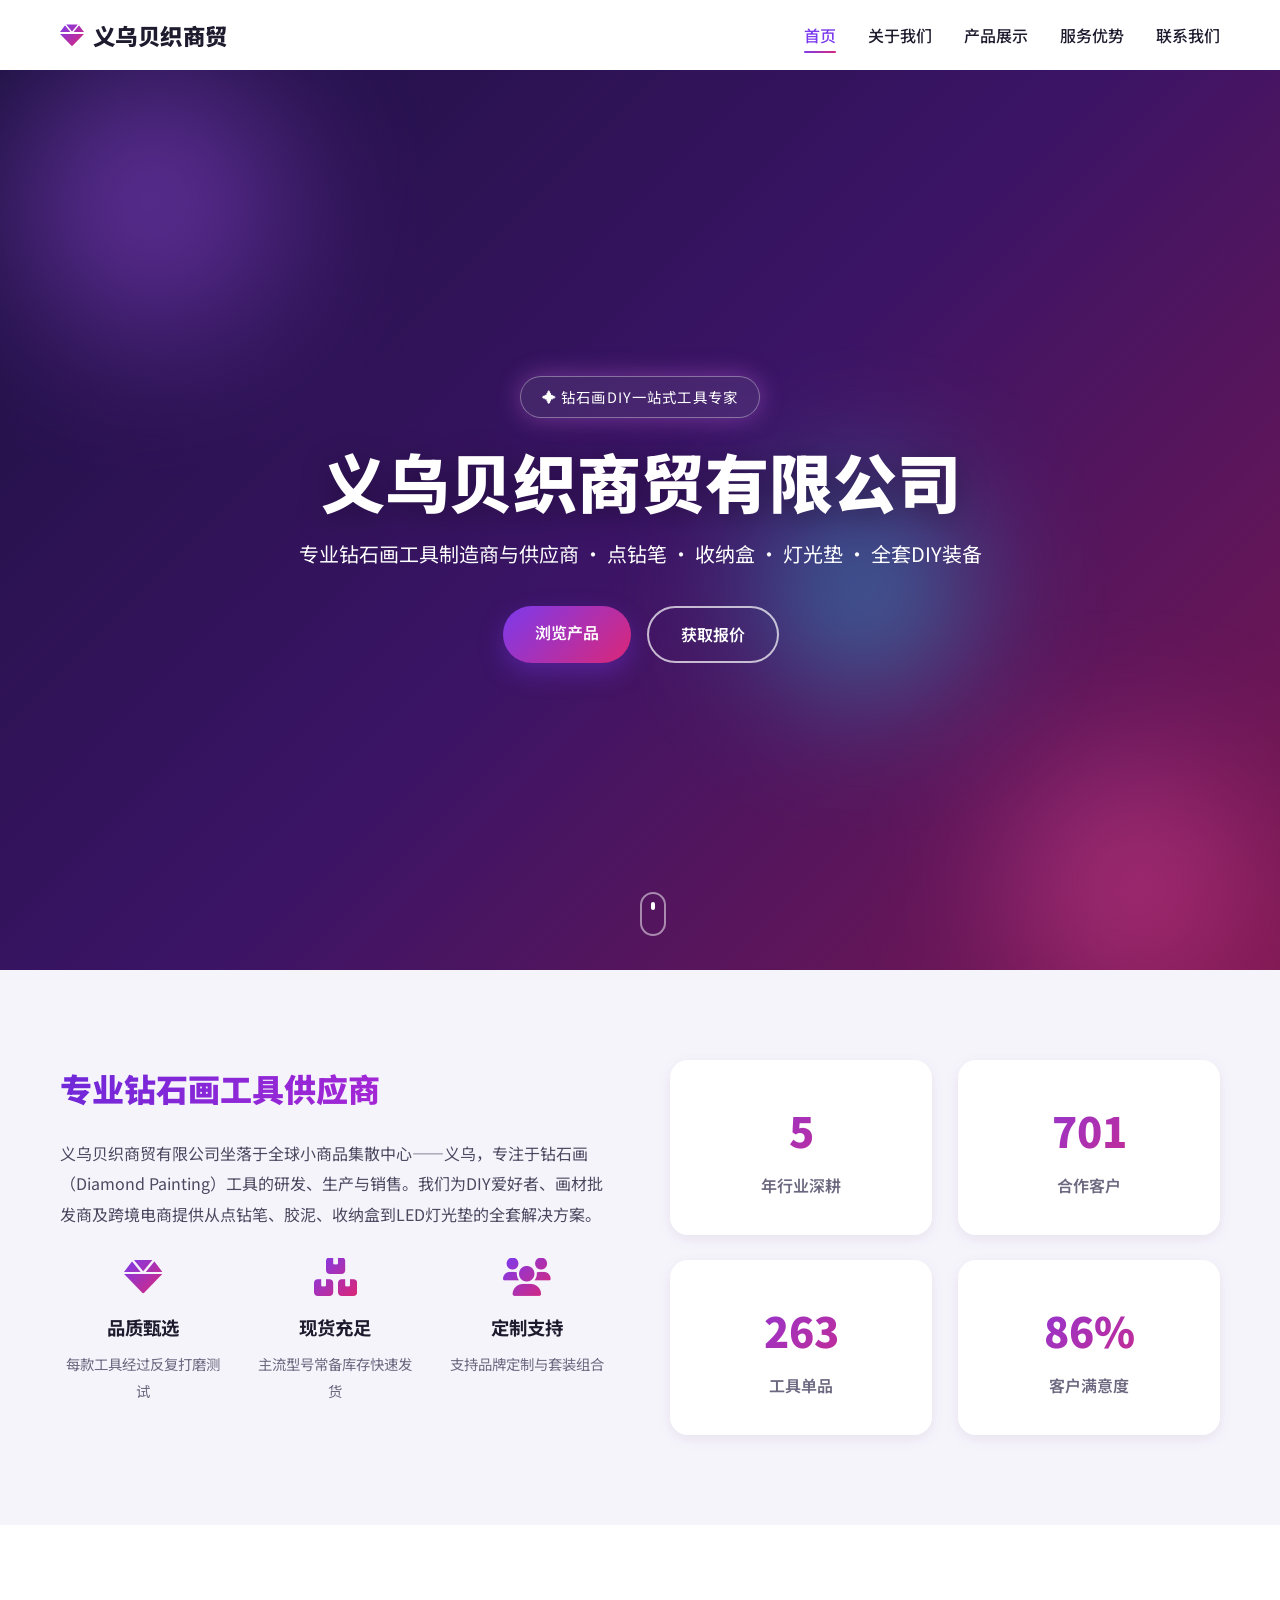
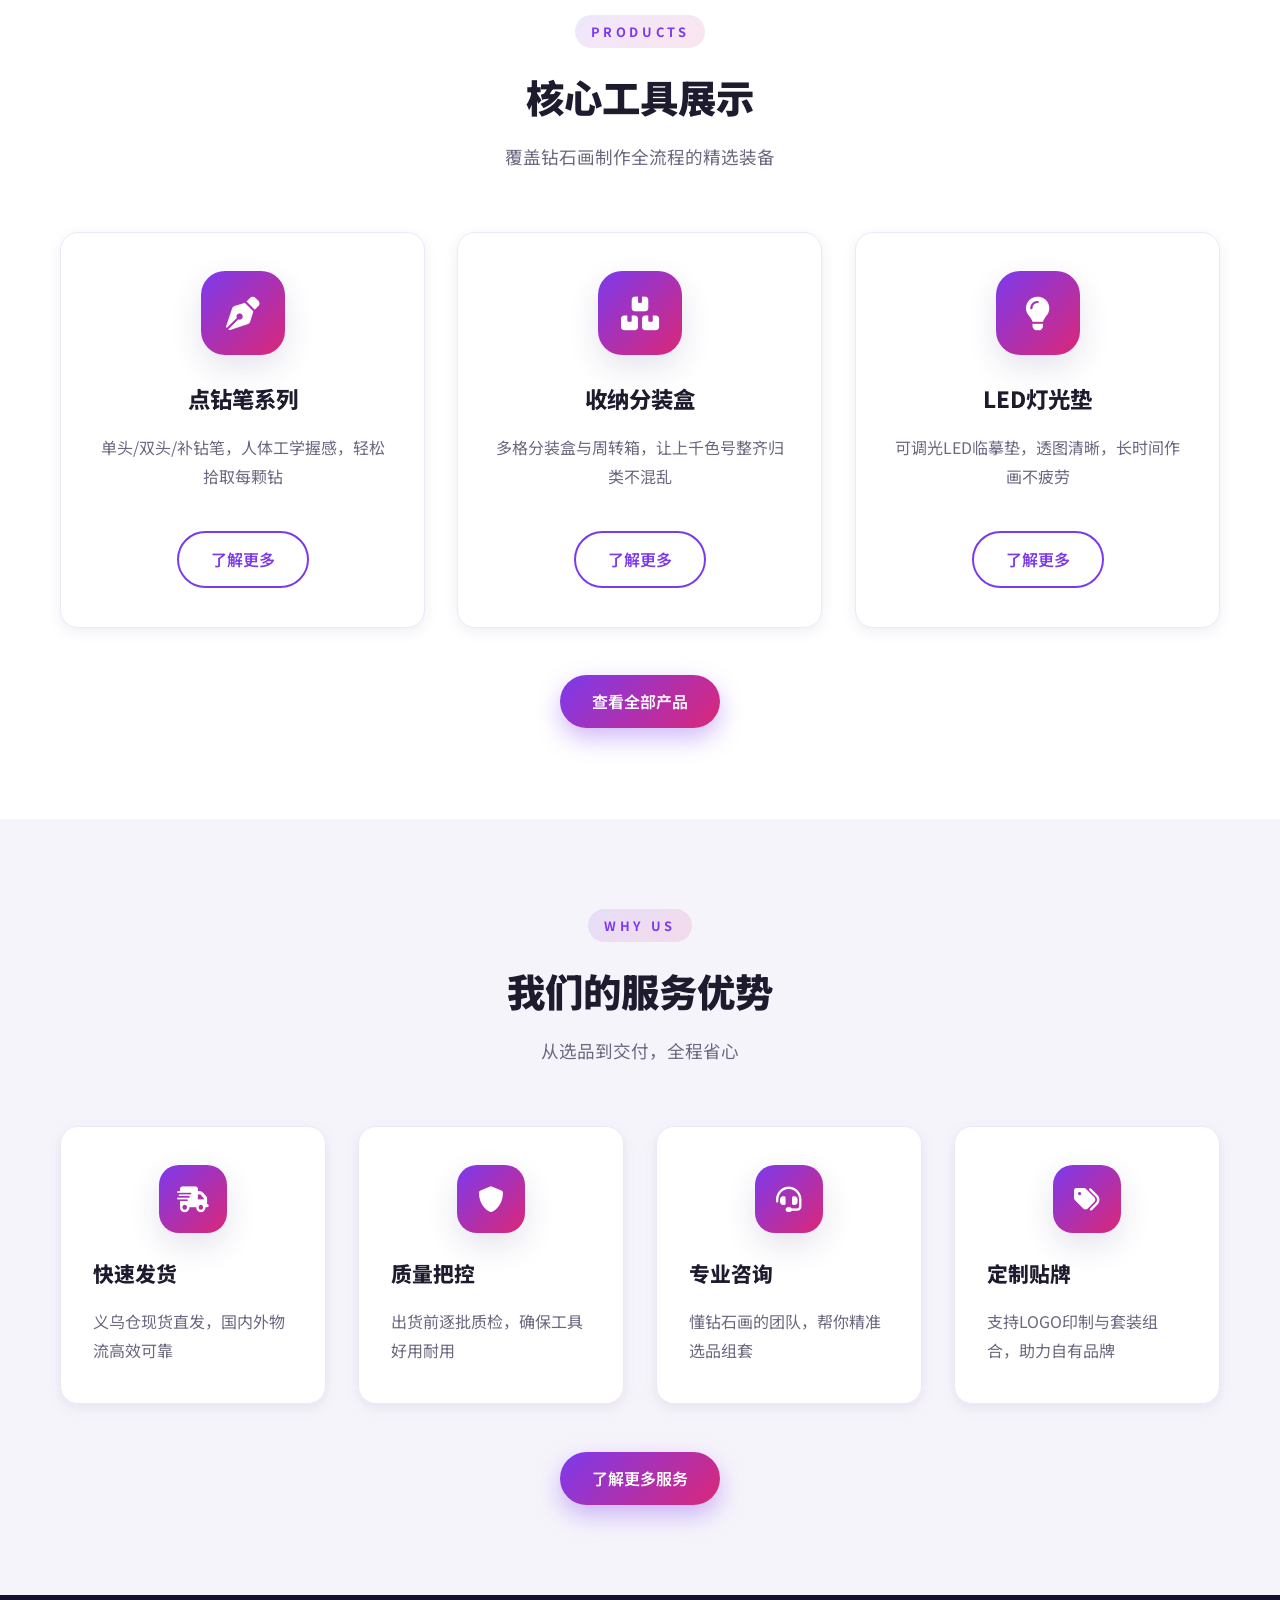
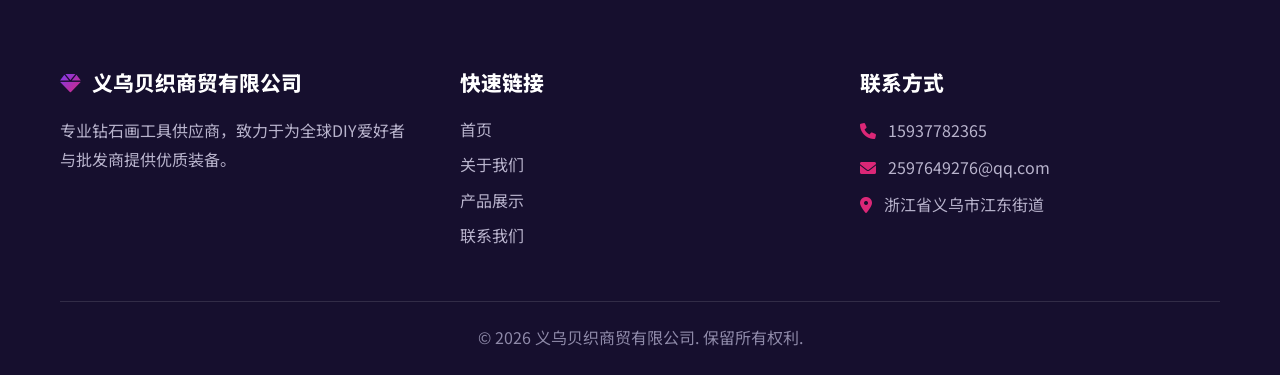
<file: index.html>
<!DOCTYPE html>
<html lang="zh-CN">
<head>
    <meta charset="UTF-8">
    <meta name="viewport" content="width=device-width, initial-scale=1.0">
    <title>义乌贝织商贸有限公司 - 专业钻石画工具供应商</title>
    <link rel="stylesheet" href="styles.css">
    <link href="https://fonts.googleapis.com/css2?family=Noto+Sans+SC:wght@300;400;500;700;900&family=Playfair+Display:wght@700;900&display=swap" rel="stylesheet">
    <link rel="stylesheet" href="https://cdnjs.cloudflare.com/ajax/libs/font-awesome/6.0.0/css/all.min.css">
</head>
<body>
    <!-- 导航栏 -->
    <nav class="navbar">
        <div class="nav-container">
            <div class="nav-logo">
                <i class="fas fa-gem logo-gem"></i>
                <h2>义乌贝织商贸</h2>
            </div>
            <ul class="nav-menu">
                <li class="nav-item">
                    <a href="index.html" class="nav-link active">首页</a>
                </li>
                <li class="nav-item">
                    <a href="about.html" class="nav-link">关于我们</a>
                </li>
                <li class="nav-item">
                    <a href="products.html" class="nav-link">产品展示</a>
                </li>
                <li class="nav-item">
                    <a href="services.html" class="nav-link">服务优势</a>
                </li>
                <li class="nav-item">
                    <a href="contact.html" class="nav-link">联系我们</a>
                </li>
            </ul>
            <div class="hamburger">
                <span class="bar"></span>
                <span class="bar"></span>
                <span class="bar"></span>
            </div>
        </div>
    </nav>

    <!-- 主页横幅 -->
    <section id="home" class="hero">
        <div class="hero-bg">
            <span class="blob blob-1"></span>
            <span class="blob blob-2"></span>
            <span class="blob blob-3"></span>
            <div class="hero-particles" id="heroParticles"></div>
        </div>
        <div class="hero-content">
            <span class="hero-badge reveal">✦ 钻石画DIY一站式工具专家</span>
            <h1 class="reveal" data-delay="100">义乌贝织商贸有限公司</h1>
            <p class="reveal" data-delay="200">专业钻石画工具制造商与供应商 · 点钻笔 · 收纳盒 · 灯光垫 · 全套DIY装备</p>
            <div class="hero-buttons reveal" data-delay="300">
                <a href="products.html" class="btn btn-primary">浏览产品</a>
                <a href="contact.html" class="btn btn-secondary">获取报价</a>
            </div>
        </div>
        <div class="scroll-indicator reveal" data-delay="500">
            <span></span>
        </div>
    </section>

    <!-- 公司简介 -->
    <section class="intro">
        <div class="container">
            <div class="intro-content">
                <div class="intro-text">
                    <h2 class="gradient-text">专业钻石画工具供应商</h2>
                    <p>义乌贝织商贸有限公司坐落于全球小商品集散中心——义乌，专注于钻石画（Diamond Painting）工具的研发、生产与销售。我们为DIY爱好者、画材批发商及跨境电商提供从点钻笔、胶泥、收纳盒到LED灯光垫的全套解决方案。</p>
                    <div class="intro-features">
                        <div class="feature reveal" data-delay="0">
                            <i class="fas fa-gem"></i>
                            <h3>品质甄选</h3>
                            <p>每款工具经过反复打磨测试</p>
                        </div>
                        <div class="feature reveal" data-delay="100">
                            <i class="fas fa-boxes-stacked"></i>
                            <h3>现货充足</h3>
                            <p>主流型号常备库存快速发货</p>
                        </div>
                        <div class="feature reveal" data-delay="200">
                            <i class="fas fa-users"></i>
                            <h3>定制支持</h3>
                            <p>支持品牌定制与套装组合</p>
                        </div>
                    </div>
                </div>
                <div class="intro-stats">
                    <div class="stat-item reveal" data-delay="0">
                        <h3 data-count="6">0</h3>
                        <p>年行业深耕</p>
                    </div>
                    <div class="stat-item reveal" data-delay="100">
                        <h3 data-count="800">0</h3>
                        <p>合作客户</p>
                    </div>
                    <div class="stat-item reveal" data-delay="200">
                        <h3 data-count="300">0</h3>
                        <p>工具单品</p>
                    </div>
                    <div class="stat-item reveal" data-delay="300">
                        <h3 data-count="98" data-suffix="%">0</h3>
                        <p>客户满意度</p>
                    </div>
                </div>
            </div>
        </div>
    </section>

    <!-- 产品预览 -->
    <section class="products-preview">
        <div class="container">
            <div class="section-header reveal">
                <span class="eyebrow">PRODUCTS</span>
                <h2>核心工具展示</h2>
                <p>覆盖钻石画制作全流程的精选装备</p>
            </div>
            <div class="product-grid">
                <div class="product-card reveal" data-delay="0">
                    <div class="product-image">
                        <i class="fas fa-pen-nib"></i>
                    </div>
                    <h3>点钻笔系列</h3>
                    <p>单头/双头/补钻笔，人体工学握感，轻松拾取每颗钻</p>
                    <a href="products.html#pens" class="btn btn-outline">了解更多</a>
                </div>
                <div class="product-card reveal" data-delay="100">
                    <div class="product-image">
                        <i class="fas fa-boxes-stacked"></i>
                    </div>
                    <h3>收纳分装盒</h3>
                    <p>多格分装盒与周转箱，让上千色号整齐归类不混乱</p>
                    <a href="products.html#storage" class="btn btn-outline">了解更多</a>
                </div>
                <div class="product-card reveal" data-delay="200">
                    <div class="product-image">
                        <i class="fas fa-lightbulb"></i>
                    </div>
                    <h3>LED灯光垫</h3>
                    <p>可调光LED临摹垫，透图清晰，长时间作画不疲劳</p>
                    <a href="products.html#lightpad" class="btn btn-outline">了解更多</a>
                </div>
            </div>
            <div class="text-center reveal">
                <a href="products.html" class="btn btn-primary">查看全部产品</a>
            </div>
        </div>
    </section>

    <!-- 服务优势预览 -->
    <section class="services-preview">
        <div class="container">
            <div class="section-header reveal">
                <span class="eyebrow">WHY US</span>
                <h2>我们的服务优势</h2>
                <p>从选品到交付，全程省心</p>
            </div>
            <div class="services-grid">
                <div class="service-item reveal" data-delay="0">
                    <div class="service-icon">
                        <i class="fas fa-shipping-fast"></i>
                    </div>
                    <h3>快速发货</h3>
                    <p>义乌仓现货直发，国内外物流高效可靠</p>
                </div>
                <div class="service-item reveal" data-delay="100">
                    <div class="service-icon">
                        <i class="fas fa-shield-alt"></i>
                    </div>
                    <h3>质量把控</h3>
                    <p>出货前逐批质检，确保工具好用耐用</p>
                </div>
                <div class="service-item reveal" data-delay="200">
                    <div class="service-icon">
                        <i class="fas fa-headset"></i>
                    </div>
                    <h3>专业咨询</h3>
                    <p>懂钻石画的团队，帮你精准选品组套</p>
                </div>
                <div class="service-item reveal" data-delay="300">
                    <div class="service-icon">
                        <i class="fas fa-tags"></i>
                    </div>
                    <h3>定制贴牌</h3>
                    <p>支持LOGO印制与套装组合，助力自有品牌</p>
                </div>
            </div>
            <div class="text-center reveal">
                <a href="services.html" class="btn btn-primary">了解更多服务</a>
            </div>
        </div>
    </section>

    <!-- 页脚 -->
    <footer class="footer">
        <div class="container">
            <div class="footer-content">
                <div class="footer-section">
                    <h3><i class="fas fa-gem"></i> 义乌贝织商贸有限公司</h3>
                    <p>专业钻石画工具供应商，致力于为全球DIY爱好者与批发商提供优质装备。</p>
                </div>
                <div class="footer-section">
                    <h3>快速链接</h3>
                    <ul>
                        <li><a href="index.html">首页</a></li>
                        <li><a href="about.html">关于我们</a></li>
                        <li><a href="products.html">产品展示</a></li>
                        <li><a href="contact.html">联系我们</a></li>
                    </ul>
                </div>
                <div class="footer-section">
                    <h3>联系方式</h3>
                    <p><i class="fas fa-phone"></i> 15937782365</p>
                    <p><i class="fas fa-envelope"></i> 2597649276@qq.com</p>
                    <p><i class="fas fa-map-marker-alt"></i> 浙江省义乌市江东街道</p>
                </div>
            </div>
            <div class="footer-bottom">
                <p>&copy; 2026 义乌贝织商贸有限公司. 保留所有权利.</p>
            </div>
        </div>
    </footer>

    <script src="script.js"></script>
</body>
</html>
</file>
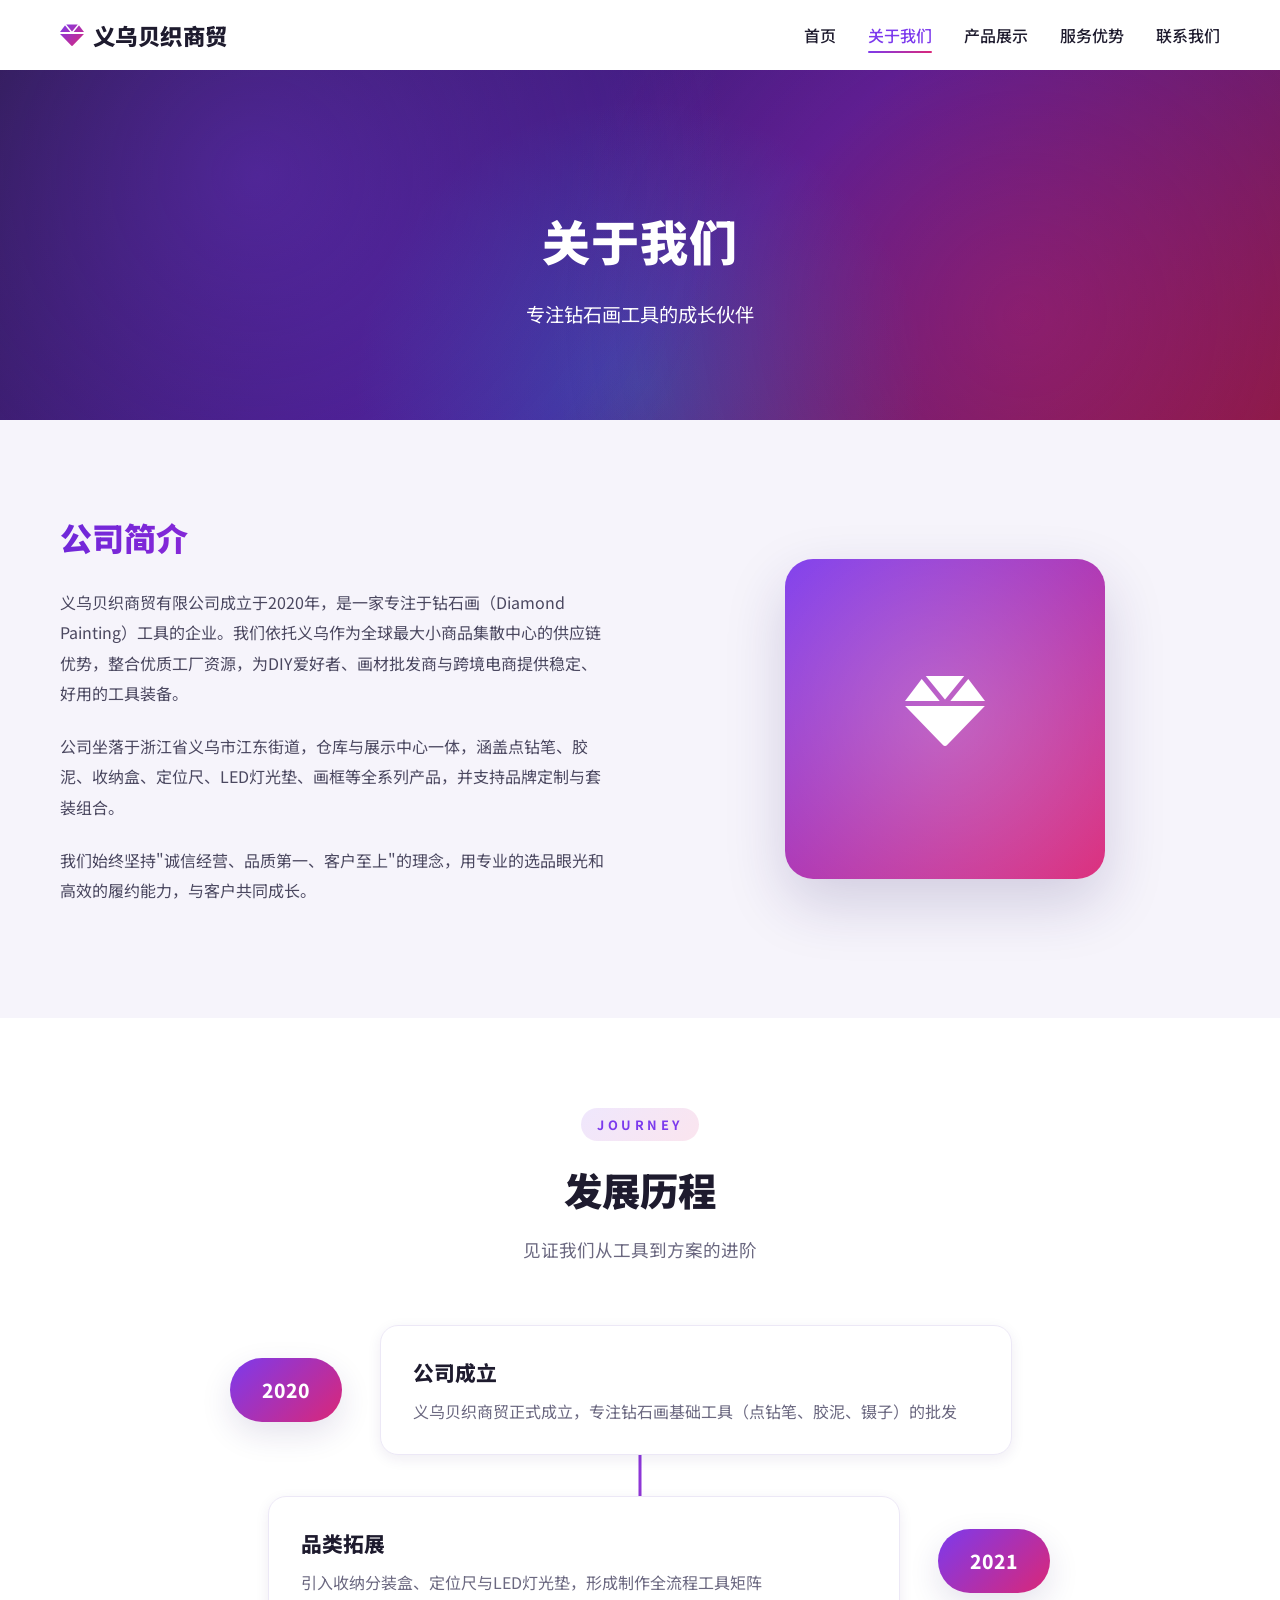
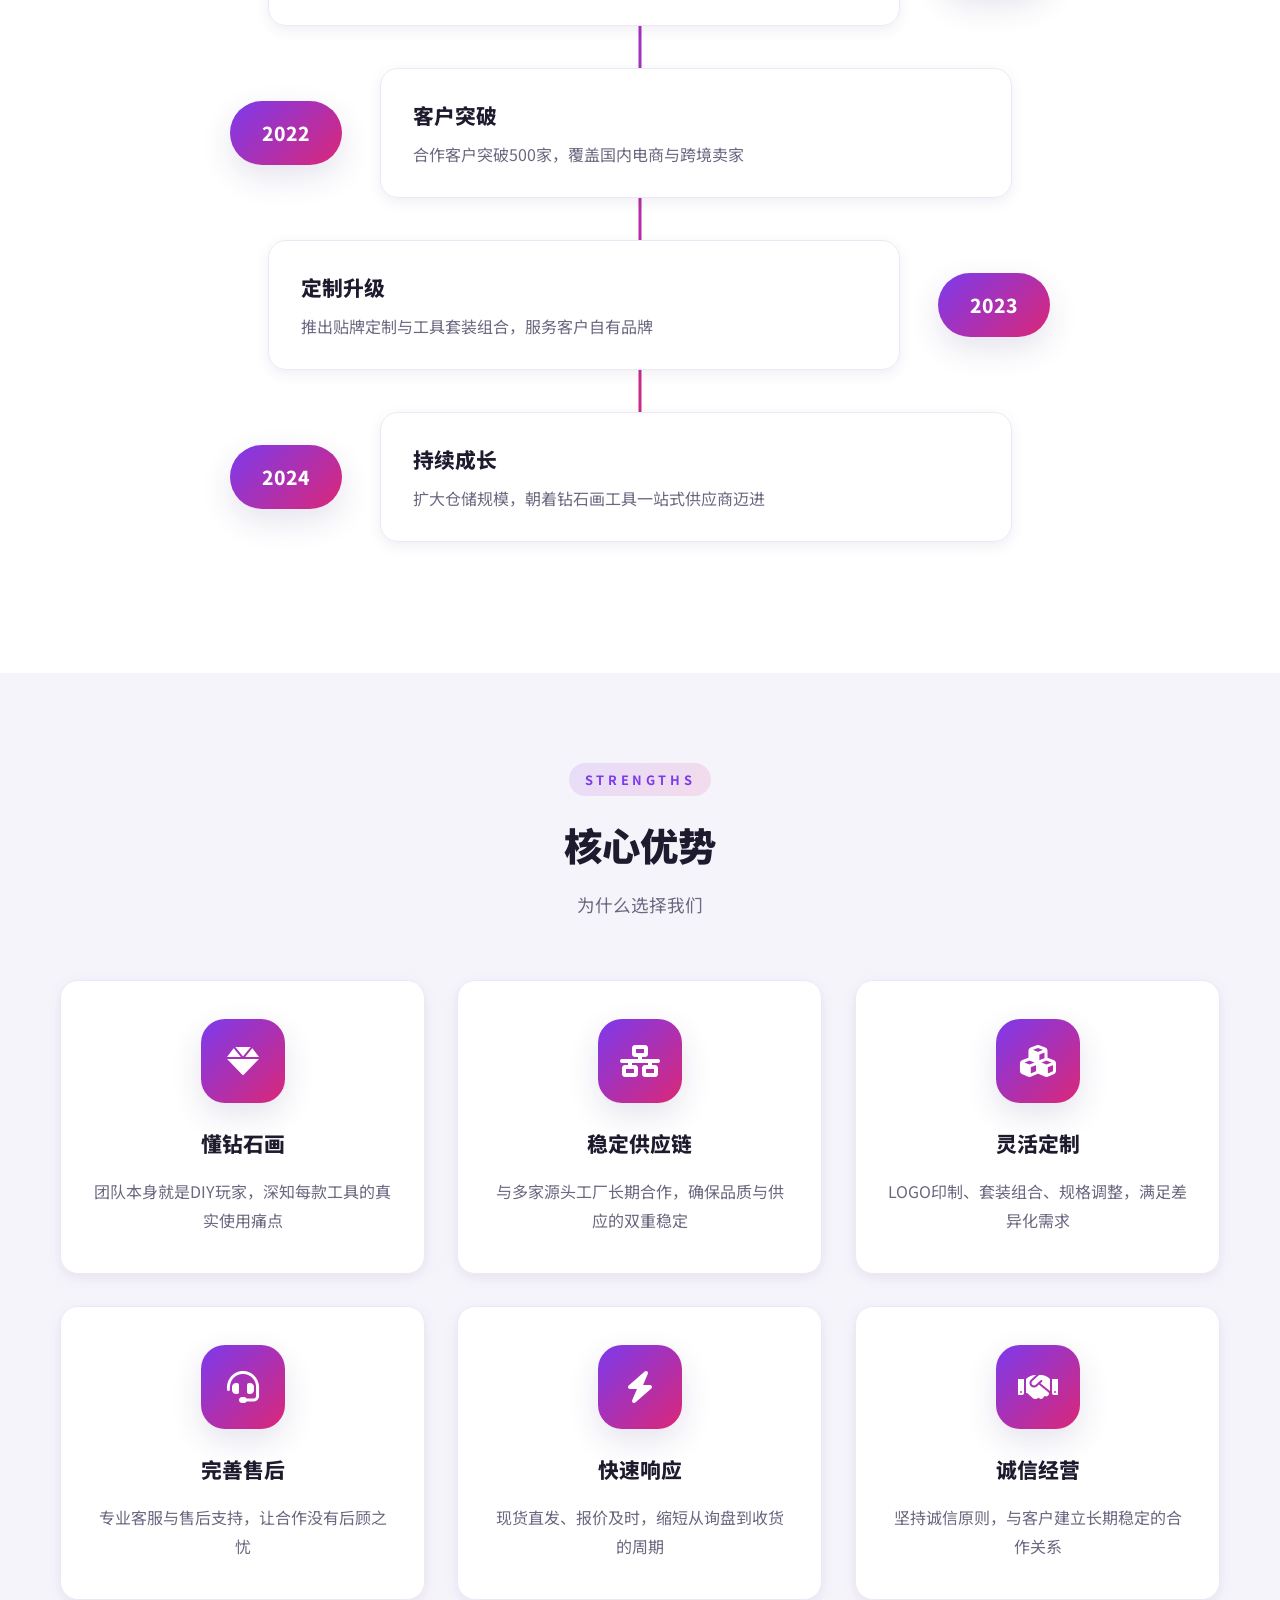
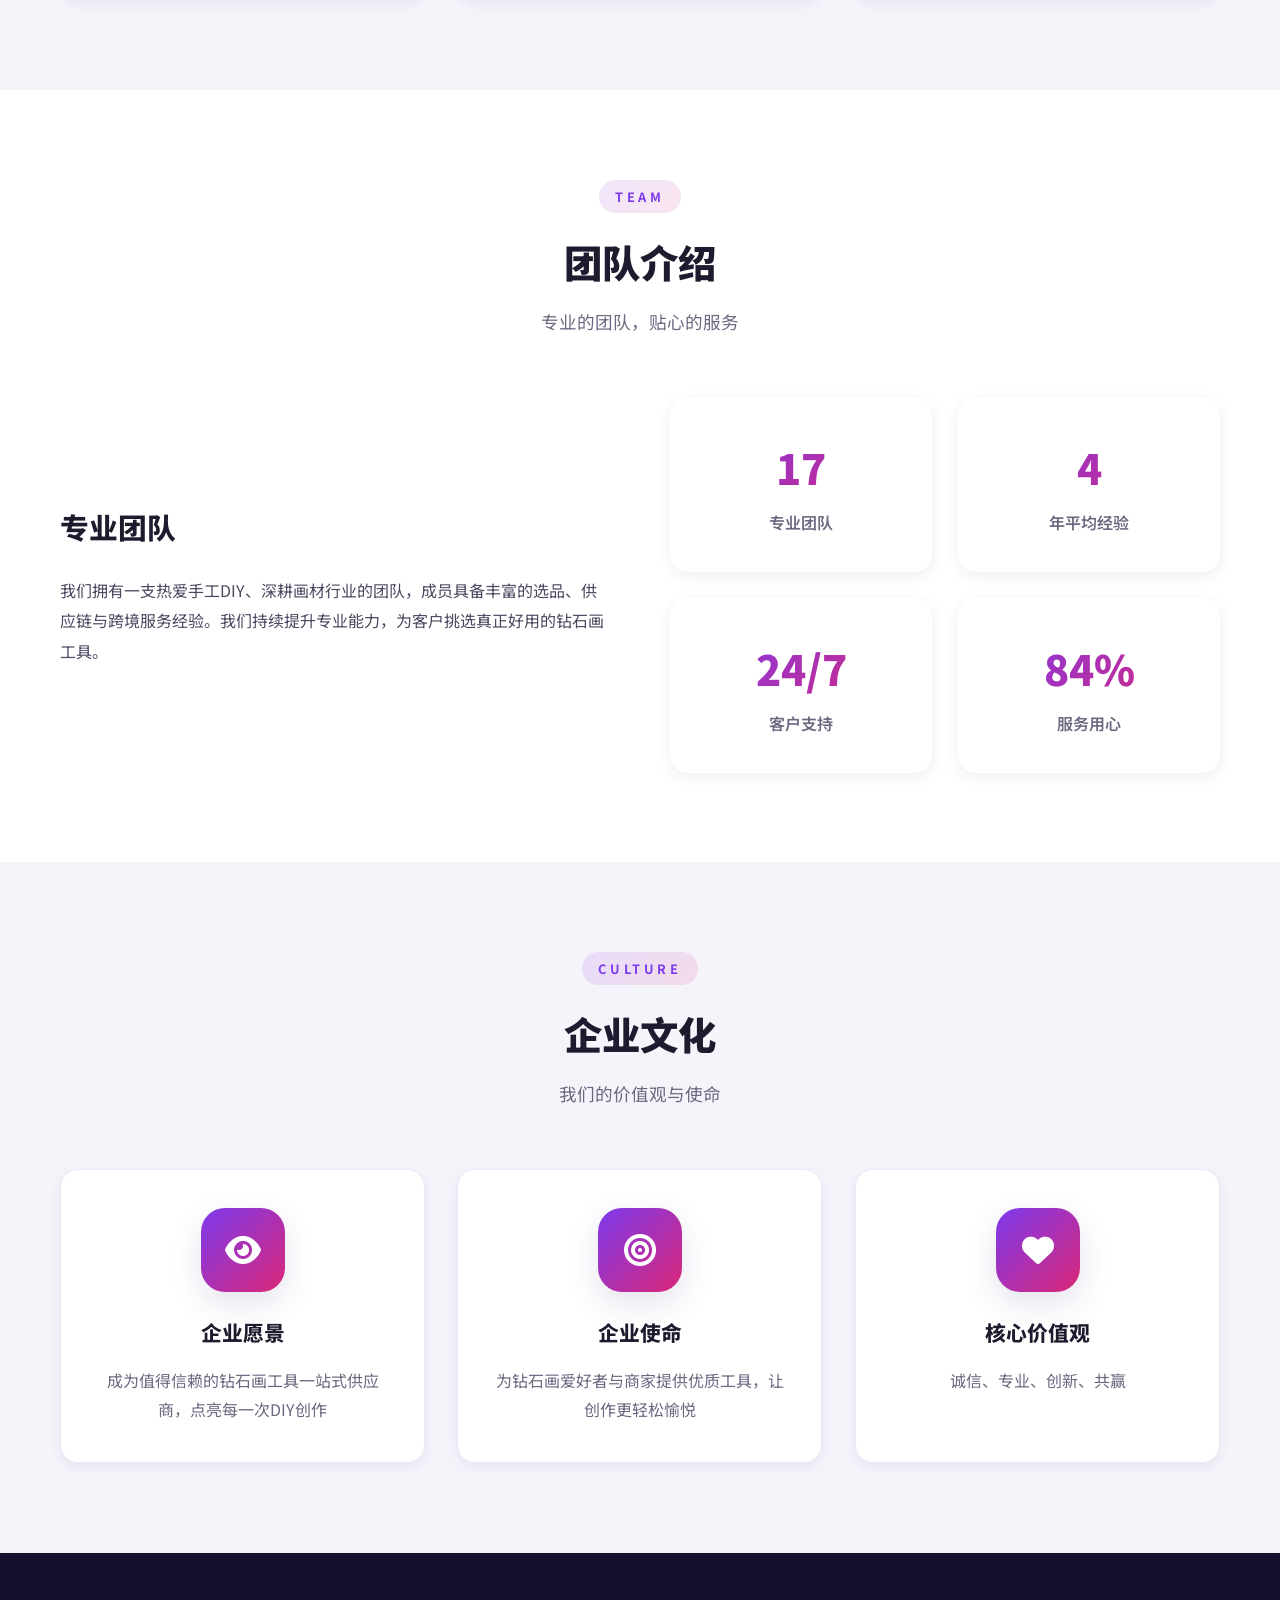
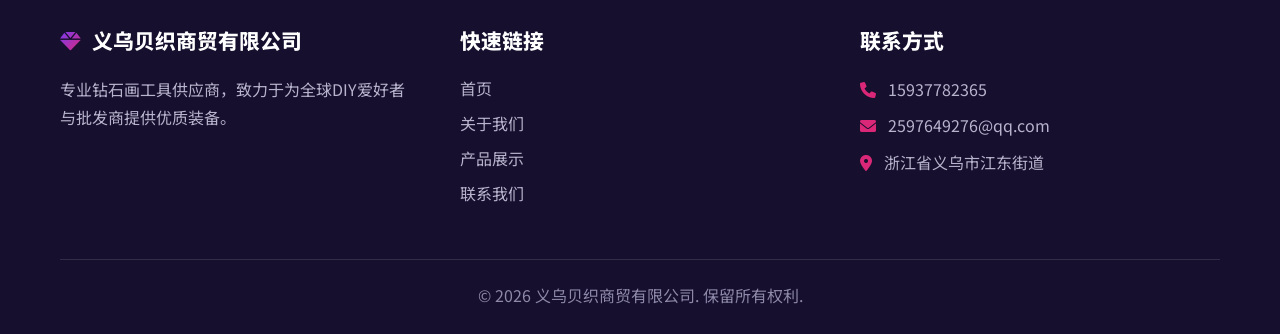
<file: about.html>
<!DOCTYPE html>
<html lang="zh-CN">
<head>
    <meta charset="UTF-8">
    <meta name="viewport" content="width=device-width, initial-scale=1.0">
    <title>关于我们 - 义乌贝织商贸有限公司</title>
    <link rel="stylesheet" href="styles.css">
    <link href="https://fonts.googleapis.com/css2?family=Noto+Sans+SC:wght@300;400;500;700;900&family=Playfair+Display:wght@700;900&display=swap" rel="stylesheet">
    <link rel="stylesheet" href="https://cdnjs.cloudflare.com/ajax/libs/font-awesome/6.0.0/css/all.min.css">
</head>
<body>
    <!-- 导航栏 -->
    <nav class="navbar">
        <div class="nav-container">
            <div class="nav-logo">
                <i class="fas fa-gem logo-gem"></i>
                <h2>义乌贝织商贸</h2>
            </div>
            <ul class="nav-menu">
                <li class="nav-item">
                    <a href="index.html" class="nav-link">首页</a>
                </li>
                <li class="nav-item">
                    <a href="about.html" class="nav-link active">关于我们</a>
                </li>
                <li class="nav-item">
                    <a href="products.html" class="nav-link">产品展示</a>
                </li>
                <li class="nav-item">
                    <a href="services.html" class="nav-link">服务优势</a>
                </li>
                <li class="nav-item">
                    <a href="contact.html" class="nav-link">联系我们</a>
                </li>
            </ul>
            <div class="hamburger">
                <span class="bar"></span>
                <span class="bar"></span>
                <span class="bar"></span>
            </div>
        </div>
    </nav>

    <!-- 页面标题 -->
    <section class="page-header">
        <div class="page-header-bg"></div>
        <div class="container">
            <h1 class="reveal">关于我们</h1>
            <p class="reveal" data-delay="100">专注钻石画工具的成长伙伴</p>
        </div>
    </section>

    <!-- 公司简介 -->
    <section class="about-intro">
        <div class="container">
            <div class="about-content">
                <div class="about-text">
                    <h2 class="gradient-text">公司简介</h2>
                    <p>义乌贝织商贸有限公司成立于2020年，是一家专注于钻石画（Diamond Painting）工具的企业。我们依托义乌作为全球最大小商品集散中心的供应链优势，整合优质工厂资源，为DIY爱好者、画材批发商与跨境电商提供稳定、好用的工具装备。</p>
                    <p>公司坐落于浙江省义乌市江东街道，仓库与展示中心一体，涵盖点钻笔、胶泥、收纳盒、定位尺、LED灯光垫、画框等全系列产品，并支持品牌定制与套装组合。</p>
                    <p>我们始终坚持"诚信经营、品质第一、客户至上"的理念，用专业的选品眼光和高效的履约能力，与客户共同成长。</p>
                </div>
                <div class="about-image">
                    <div class="image-placeholder">
                        <i class="fas fa-gem"></i>
                    </div>
                </div>
            </div>
        </div>
    </section>

    <!-- 发展历程 -->
    <section class="timeline">
        <div class="container">
            <div class="section-header reveal">
                <span class="eyebrow">JOURNEY</span>
                <h2>发展历程</h2>
                <p>见证我们从工具到方案的进阶</p>
            </div>
            <div class="timeline-content">
                <div class="timeline-item reveal" data-delay="0">
                    <div class="timeline-year">2020</div>
                    <div class="timeline-content">
                        <h3>公司成立</h3>
                        <p>义乌贝织商贸正式成立，专注钻石画基础工具（点钻笔、胶泥、镊子）的批发</p>
                    </div>
                </div>
                <div class="timeline-item reveal" data-delay="100">
                    <div class="timeline-year">2021</div>
                    <div class="timeline-content">
                        <h3>品类拓展</h3>
                        <p>引入收纳分装盒、定位尺与LED灯光垫，形成制作全流程工具矩阵</p>
                    </div>
                </div>
                <div class="timeline-item reveal" data-delay="200">
                    <div class="timeline-year">2022</div>
                    <div class="timeline-content">
                        <h3>客户突破</h3>
                        <p>合作客户突破500家，覆盖国内电商与跨境卖家</p>
                    </div>
                </div>
                <div class="timeline-item reveal" data-delay="300">
                    <div class="timeline-year">2023</div>
                    <div class="timeline-content">
                        <h3>定制升级</h3>
                        <p>推出贴牌定制与工具套装组合，服务客户自有品牌</p>
                    </div>
                </div>
                <div class="timeline-item reveal" data-delay="400">
                    <div class="timeline-year">2024</div>
                    <div class="timeline-content">
                        <h3>持续成长</h3>
                        <p>扩大仓储规模，朝着钻石画工具一站式供应商迈进</p>
                    </div>
                </div>
            </div>
        </div>
    </section>

    <!-- 核心优势 -->
    <section class="advantages">
        <div class="container">
            <div class="section-header reveal">
                <span class="eyebrow">STRENGTHS</span>
                <h2>核心优势</h2>
                <p>为什么选择我们</p>
            </div>
            <div class="advantages-grid">
                <div class="advantage-item reveal" data-delay="0">
                    <div class="advantage-icon">
                        <i class="fas fa-gem"></i>
                    </div>
                    <h3>懂钻石画</h3>
                    <p>团队本身就是DIY玩家，深知每款工具的真实使用痛点</p>
                </div>
                <div class="advantage-item reveal" data-delay="100">
                    <div class="advantage-icon">
                        <i class="fas fa-network-wired"></i>
                    </div>
                    <h3>稳定供应链</h3>
                    <p>与多家源头工厂长期合作，确保品质与供应的双重稳定</p>
                </div>
                <div class="advantage-item reveal" data-delay="200">
                    <div class="advantage-icon">
                        <i class="fas fa-cubes"></i>
                    </div>
                    <h3>灵活定制</h3>
                    <p>LOGO印制、套装组合、规格调整，满足差异化需求</p>
                </div>
                <div class="advantage-item reveal" data-delay="300">
                    <div class="advantage-icon">
                        <i class="fas fa-headset"></i>
                    </div>
                    <h3>完善售后</h3>
                    <p>专业客服与售后支持，让合作没有后顾之忧</p>
                </div>
                <div class="advantage-item reveal" data-delay="400">
                    <div class="advantage-icon">
                        <i class="fas fa-bolt"></i>
                    </div>
                    <h3>快速响应</h3>
                    <p>现货直发、报价及时，缩短从询盘到收货的周期</p>
                </div>
                <div class="advantage-item reveal" data-delay="500">
                    <div class="advantage-icon">
                        <i class="fas fa-handshake"></i>
                    </div>
                    <h3>诚信经营</h3>
                    <p>坚持诚信原则，与客户建立长期稳定的合作关系</p>
                </div>
            </div>
        </div>
    </section>

    <!-- 团队介绍 -->
    <section class="team">
        <div class="container">
            <div class="section-header reveal">
                <span class="eyebrow">TEAM</span>
                <h2>团队介绍</h2>
                <p>专业的团队，贴心的服务</p>
            </div>
            <div class="team-content">
                <div class="team-intro">
                    <h3>专业团队</h3>
                    <p>我们拥有一支热爱手工DIY、深耕画材行业的团队，成员具备丰富的选品、供应链与跨境服务经验。我们持续提升专业能力，为客户挑选真正好用的钻石画工具。</p>
                </div>
                <div class="team-stats">
                    <div class="stat-item reveal" data-delay="0">
                        <h3 data-count="20">0</h3>
                        <p>专业团队</p>
                    </div>
                    <div class="stat-item reveal" data-delay="100">
                        <h3 data-count="5">0</h3>
                        <p>年平均经验</p>
                    </div>
                    <div class="stat-item reveal" data-delay="200">
                        <h3>24/7</h3>
                        <p>客户支持</p>
                    </div>
                    <div class="stat-item reveal" data-delay="300">
                        <h3 data-count="100" data-suffix="%">0</h3>
                        <p>服务用心</p>
                    </div>
                </div>
            </div>
        </div>
    </section>

    <!-- 企业文化 -->
    <section class="culture">
        <div class="container">
            <div class="section-header reveal">
                <span class="eyebrow">CULTURE</span>
                <h2>企业文化</h2>
                <p>我们的价值观与使命</p>
            </div>
            <div class="culture-grid">
                <div class="culture-item reveal" data-delay="0">
                    <div class="culture-icon">
                        <i class="fas fa-eye"></i>
                    </div>
                    <h3>企业愿景</h3>
                    <p>成为值得信赖的钻石画工具一站式供应商，点亮每一次DIY创作</p>
                </div>
                <div class="culture-item reveal" data-delay="100">
                    <div class="culture-icon">
                        <i class="fas fa-bullseye"></i>
                    </div>
                    <h3>企业使命</h3>
                    <p>为钻石画爱好者与商家提供优质工具，让创作更轻松愉悦</p>
                </div>
                <div class="culture-item reveal" data-delay="200">
                    <div class="culture-icon">
                        <i class="fas fa-heart"></i>
                    </div>
                    <h3>核心价值观</h3>
                    <p>诚信、专业、创新、共赢</p>
                </div>
            </div>
        </div>
    </section>

    <!-- 页脚 -->
    <footer class="footer">
        <div class="container">
            <div class="footer-content">
                <div class="footer-section">
                    <h3><i class="fas fa-gem"></i> 义乌贝织商贸有限公司</h3>
                    <p>专业钻石画工具供应商，致力于为全球DIY爱好者与批发商提供优质装备。</p>
                </div>
                <div class="footer-section">
                    <h3>快速链接</h3>
                    <ul>
                        <li><a href="index.html">首页</a></li>
                        <li><a href="about.html">关于我们</a></li>
                        <li><a href="products.html">产品展示</a></li>
                        <li><a href="contact.html">联系我们</a></li>
                    </ul>
                </div>
                <div class="footer-section">
                    <h3>联系方式</h3>
                    <p><i class="fas fa-phone"></i> 15937782365</p>
                    <p><i class="fas fa-envelope"></i> 2597649276@qq.com</p>
                    <p><i class="fas fa-map-marker-alt"></i> 浙江省义乌市江东街道</p>
                </div>
            </div>
            <div class="footer-bottom">
                <p>&copy; 2026 义乌贝织商贸有限公司. 保留所有权利.</p>
            </div>
        </div>
    </footer>

    <script src="script.js"></script>
</body>
</html>
</file>
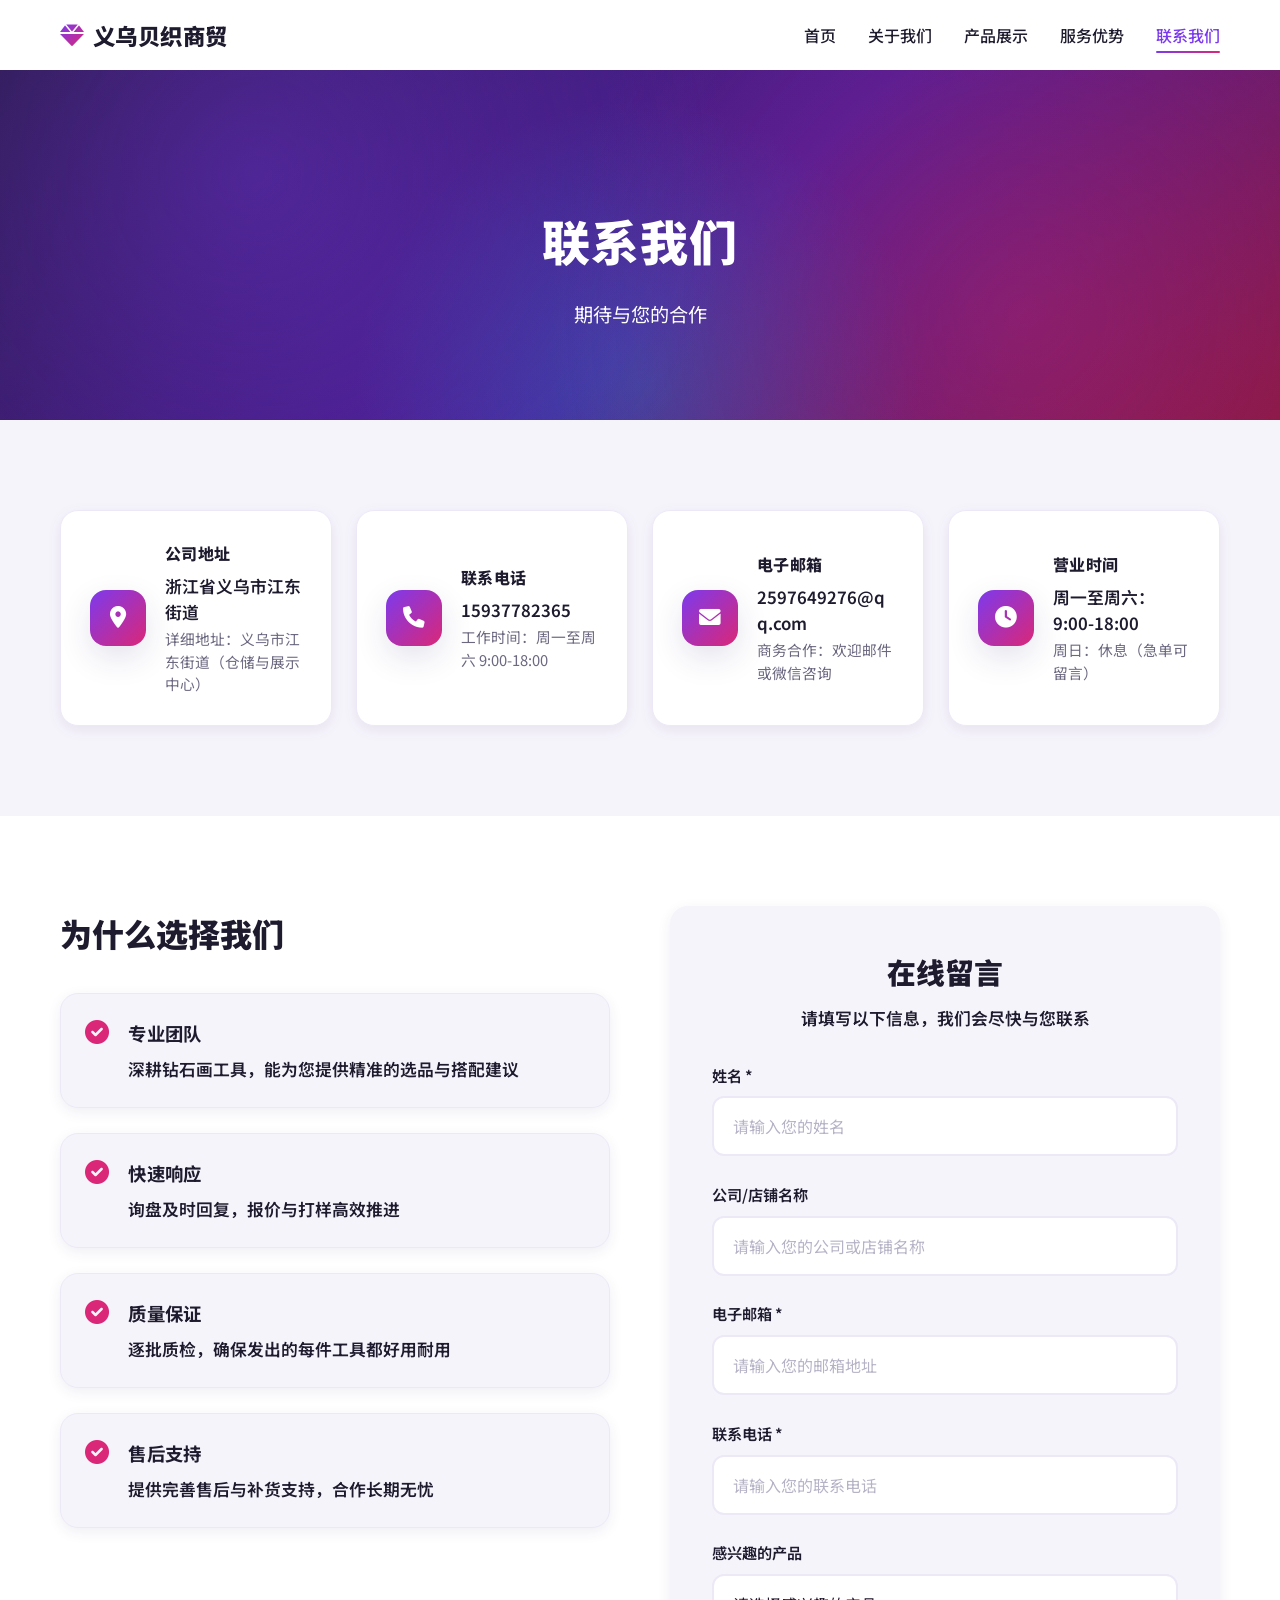
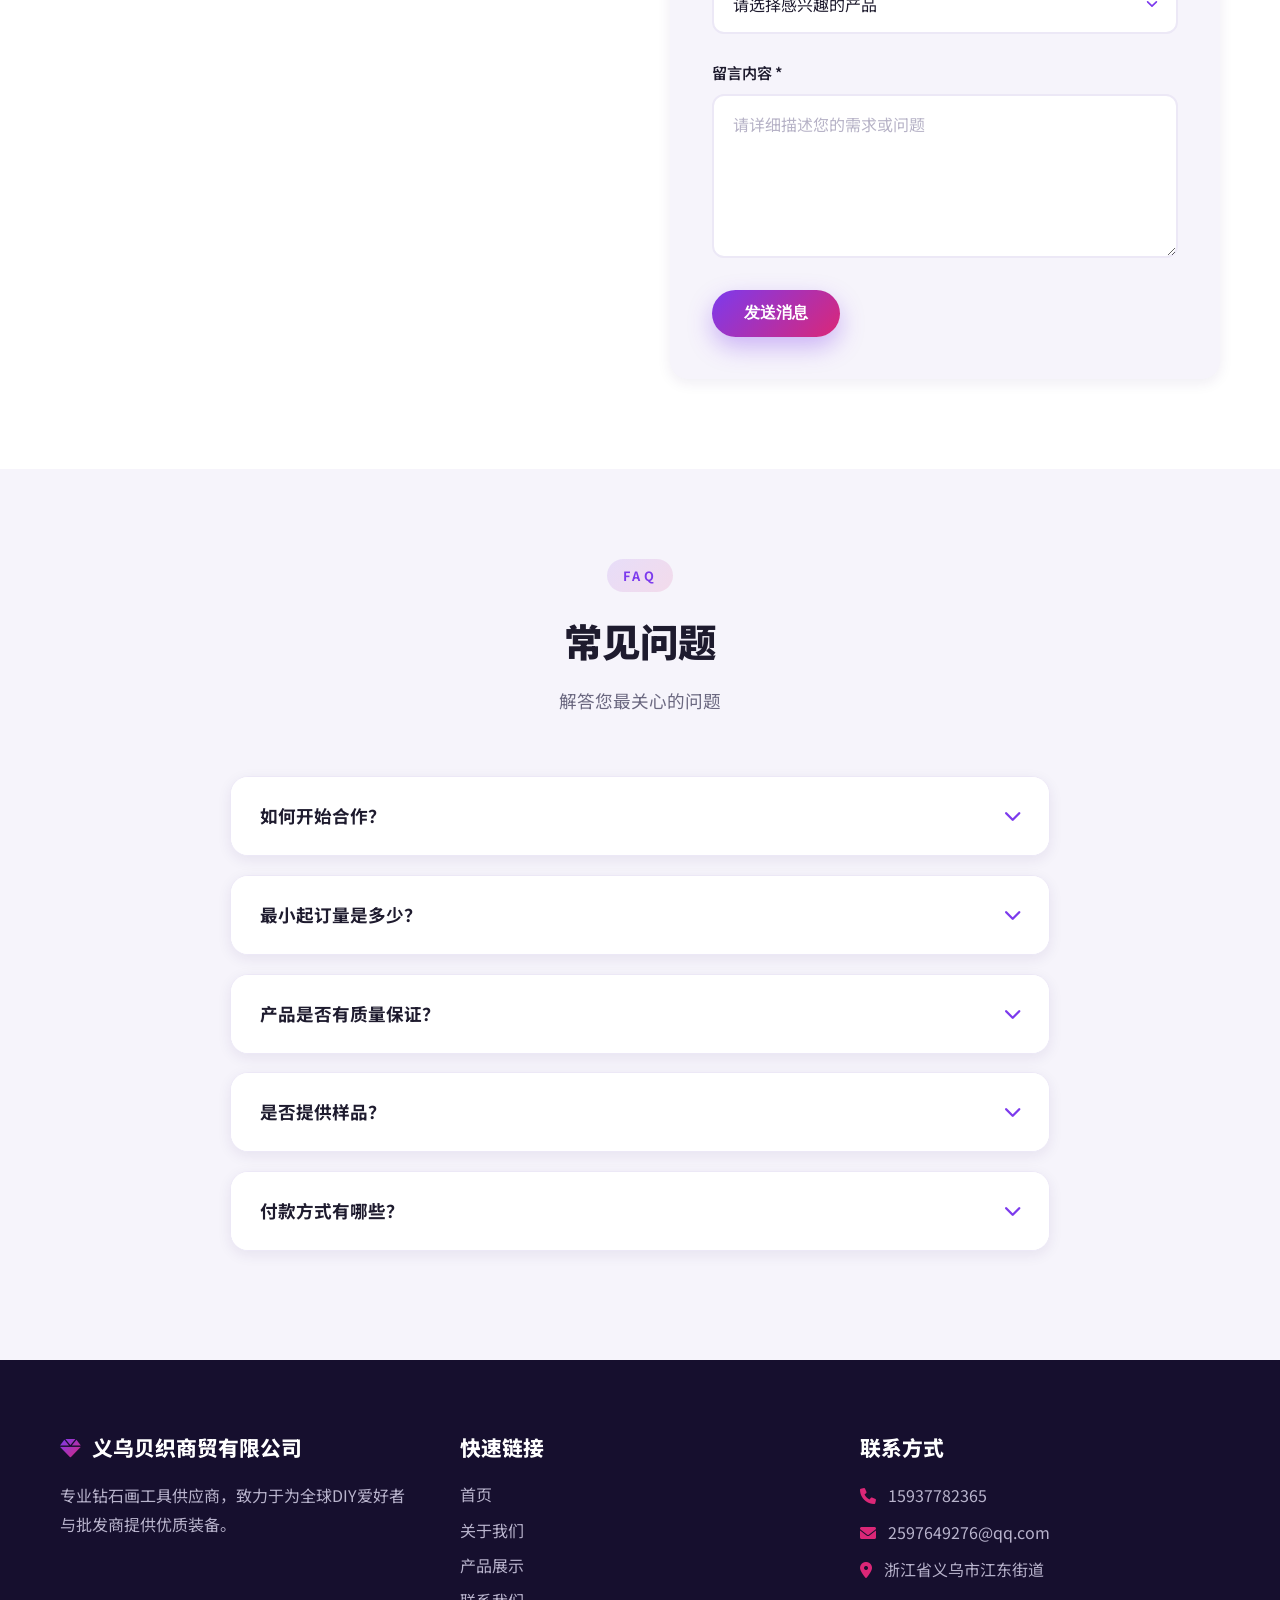
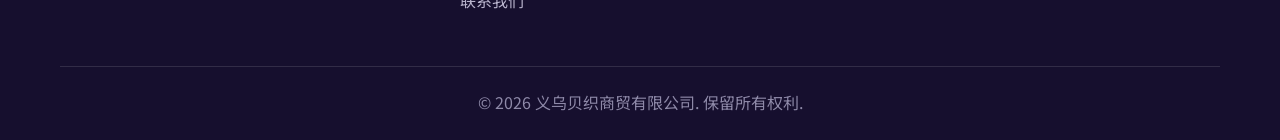
<file: contact.html>
<!DOCTYPE html>
<html lang="zh-CN">
<head>
    <meta charset="UTF-8">
    <meta name="viewport" content="width=device-width, initial-scale=1.0">
    <title>联系我们 - 义乌贝织商贸有限公司</title>
    <link rel="stylesheet" href="styles.css">
    <link href="https://fonts.googleapis.com/css2?family=Noto+Sans+SC:wght@300;400;500;700;900&family=Playfair+Display:wght@700;900&display=swap" rel="stylesheet">
    <link rel="stylesheet" href="https://cdnjs.cloudflare.com/ajax/libs/font-awesome/6.0.0/css/all.min.css">
</head>
<body>
    <!-- 导航栏 -->
    <nav class="navbar">
        <div class="nav-container">
            <div class="nav-logo">
                <i class="fas fa-gem logo-gem"></i>
                <h2>义乌贝织商贸</h2>
            </div>
            <ul class="nav-menu">
                <li class="nav-item">
                    <a href="index.html" class="nav-link">首页</a>
                </li>
                <li class="nav-item">
                    <a href="about.html" class="nav-link">关于我们</a>
                </li>
                <li class="nav-item">
                    <a href="products.html" class="nav-link">产品展示</a>
                </li>
                <li class="nav-item">
                    <a href="services.html" class="nav-link">服务优势</a>
                </li>
                <li class="nav-item">
                    <a href="contact.html" class="nav-link active">联系我们</a>
                </li>
            </ul>
            <div class="hamburger">
                <span class="bar"></span>
                <span class="bar"></span>
                <span class="bar"></span>
            </div>
        </div>
    </nav>

    <!-- 页面标题 -->
    <section class="page-header">
        <div class="page-header-bg"></div>
        <div class="container">
            <h1 class="reveal">联系我们</h1>
            <p class="reveal" data-delay="100">期待与您的合作</p>
        </div>
    </section>

    <!-- 联系信息 -->
    <section class="contact-info-section">
        <div class="container">
            <div class="contact-grid">
                <div class="contact-item reveal" data-delay="0">
                    <div class="contact-icon">
                        <i class="fas fa-map-marker-alt"></i>
                    </div>
                    <div class="contact-content">
                        <h3>公司地址</h3>
                        <p>浙江省义乌市江东街道</p>
                        <p>详细地址：义乌市江东街道（仓储与展示中心）</p>
                    </div>
                </div>
                <div class="contact-item reveal" data-delay="100">
                    <div class="contact-icon">
                        <i class="fas fa-phone"></i>
                    </div>
                    <div class="contact-content">
                        <h3>联系电话</h3>
                        <p>15937782365</p>
                        <p>工作时间：周一至周六 9:00-18:00</p>
                    </div>
                </div>
                <div class="contact-item reveal" data-delay="200">
                    <div class="contact-icon">
                        <i class="fas fa-envelope"></i>
                    </div>
                    <div class="contact-content">
                        <h3>电子邮箱</h3>
                        <p>2597649276@qq.com</p>
                        <p>商务合作：欢迎邮件或微信咨询</p>
                    </div>
                </div>
                <div class="contact-item reveal" data-delay="300">
                    <div class="contact-icon">
                        <i class="fas fa-clock"></i>
                    </div>
                    <div class="contact-content">
                        <h3>营业时间</h3>
                        <p>周一至周六：9:00-18:00</p>
                        <p>周日：休息（急单可留言）</p>
                    </div>
                </div>
            </div>
        </div>
    </section>

    <!-- 留言表单 -->
    <section class="contact-form-section">
        <div class="container">
            <div class="contact-content">
                <div class="contact-info">
                    <h2>为什么选择我们</h2>
                    <div class="info-items">
                        <div class="info-item reveal" data-delay="0">
                            <i class="fas fa-check-circle"></i>
                            <div>
                                <h3>专业团队</h3>
                                <p>深耕钻石画工具，能为您提供精准的选品与搭配建议</p>
                            </div>
                        </div>
                        <div class="info-item reveal" data-delay="100">
                            <i class="fas fa-check-circle"></i>
                            <div>
                                <h3>快速响应</h3>
                                <p>询盘及时回复，报价与打样高效推进</p>
                            </div>
                        </div>
                        <div class="info-item reveal" data-delay="200">
                            <i class="fas fa-check-circle"></i>
                            <div>
                                <h3>质量保证</h3>
                                <p>逐批质检，确保发出的每件工具都好用耐用</p>
                            </div>
                        </div>
                        <div class="info-item reveal" data-delay="300">
                            <i class="fas fa-check-circle"></i>
                            <div>
                                <h3>售后支持</h3>
                                <p>提供完善售后与补货支持，合作长期无忧</p>
                            </div>
                        </div>
                    </div>
                </div>
                <div class="contact-form reveal" data-delay="200">
                    <h2>在线留言</h2>
                    <p>请填写以下信息，我们会尽快与您联系</p>
                    <form id="contactForm">
                        <div class="form-group">
                            <label for="name">姓名 *</label>
                            <input type="text" id="name" name="name" placeholder="请输入您的姓名" required>
                        </div>
                        <div class="form-group">
                            <label for="company">公司/店铺名称</label>
                            <input type="text" id="company" name="company" placeholder="请输入您的公司或店铺名称">
                        </div>
                        <div class="form-group">
                            <label for="email">电子邮箱 *</label>
                            <input type="email" id="email" name="email" placeholder="请输入您的邮箱地址" required>
                        </div>
                        <div class="form-group">
                            <label for="phone">联系电话 *</label>
                            <input type="tel" id="phone" name="phone" placeholder="请输入您的联系电话" required>
                        </div>
                        <div class="form-group">
                            <label for="product">感兴趣的产品</label>
                            <select id="product" name="product">
                                <option value="">请选择感兴趣的产品</option>
                                <option value="pens">点钻笔系列</option>
                                <option value="storage">收纳分装</option>
                                <option value="lightpad">LED灯光垫</option>
                                <option value="tools">辅助工具</option>
                                <option value="custom">定制贴牌</option>
                                <option value="other">其他</option>
                            </select>
                        </div>
                        <div class="form-group">
                            <label for="message">留言内容 *</label>
                            <textarea id="message" name="message" rows="5" placeholder="请详细描述您的需求或问题" required></textarea>
                        </div>
                        <button type="submit" class="btn btn-primary">发送消息</button>
                    </form>
                </div>
            </div>
        </div>
    </section>

    <!-- 常见问题 -->
    <section class="faq-section">
        <div class="container">
            <div class="section-header reveal">
                <span class="eyebrow">FAQ</span>
                <h2>常见问题</h2>
                <p>解答您最关心的问题</p>
            </div>
            <div class="faq-content">
                <div class="faq-item reveal" data-delay="0">
                    <div class="faq-question">
                        <h3>如何开始合作？</h3>
                        <i class="fas fa-chevron-down"></i>
                    </div>
                    <div class="faq-answer">
                        <p>您可以通过电话、邮箱或在线留言与我们联系，我们会安排专人对接，了解需求并提供选品与报价方案。</p>
                    </div>
                </div>
                <div class="faq-item reveal" data-delay="100">
                    <div class="faq-question">
                        <h3>最小起订量是多少？</h3>
                        <i class="fas fa-chevron-down"></i>
                    </div>
                    <div class="faq-answer">
                        <p>我们支持灵活的起订量，现货产品可小批量采购；定制贴牌根据工艺与包装有相应起订要求，具体可咨询。</p>
                    </div>
                </div>
                <div class="faq-item reveal" data-delay="200">
                    <div class="faq-question">
                        <h3>产品是否有质量保证？</h3>
                        <i class="fas fa-chevron-down"></i>
                    </div>
                    <div class="faq-answer">
                        <p>所有工具均经过质检，我们提供品质承诺。如有质量问题，会及时处理并提供解决方案。</p>
                    </div>
                </div>
                <div class="faq-item reveal" data-delay="300">
                    <div class="faq-question">
                        <h3>是否提供样品？</h3>
                        <i class="fas fa-chevron-down"></i>
                    </div>
                    <div class="faq-answer">
                        <p>是的，我们提供样品服务。客户可申请样品测试确认，满意后再进行批量采购或定制。</p>
                    </div>
                </div>
                <div class="faq-item reveal" data-delay="400">
                    <div class="faq-question">
                        <h3>付款方式有哪些？</h3>
                        <i class="fas fa-chevron-down"></i>
                    </div>
                    <div class="faq-answer">
                        <p>支持银行转账、支付宝、微信支付等多种方式，具体可根据合作情况协商确定。</p>
                    </div>
                </div>
            </div>
        </div>
    </section>

    <!-- 页脚 -->
    <footer class="footer">
        <div class="container">
            <div class="footer-content">
                <div class="footer-section">
                    <h3><i class="fas fa-gem"></i> 义乌贝织商贸有限公司</h3>
                    <p>专业钻石画工具供应商，致力于为全球DIY爱好者与批发商提供优质装备。</p>
                </div>
                <div class="footer-section">
                    <h3>快速链接</h3>
                    <ul>
                        <li><a href="index.html">首页</a></li>
                        <li><a href="about.html">关于我们</a></li>
                        <li><a href="products.html">产品展示</a></li>
                        <li><a href="contact.html">联系我们</a></li>
                    </ul>
                </div>
                <div class="footer-section">
                    <h3>联系方式</h3>
                    <p><i class="fas fa-phone"></i> 15937782365</p>
                    <p><i class="fas fa-envelope"></i> 2597649276@qq.com</p>
                    <p><i class="fas fa-map-marker-alt"></i> 浙江省义乌市江东街道</p>
                </div>
            </div>
            <div class="footer-bottom">
                <p>&copy; 2026 义乌贝织商贸有限公司. 保留所有权利.</p>
            </div>
        </div>
    </footer>

    <script src="script.js"></script>
</body>
</html>
</file>
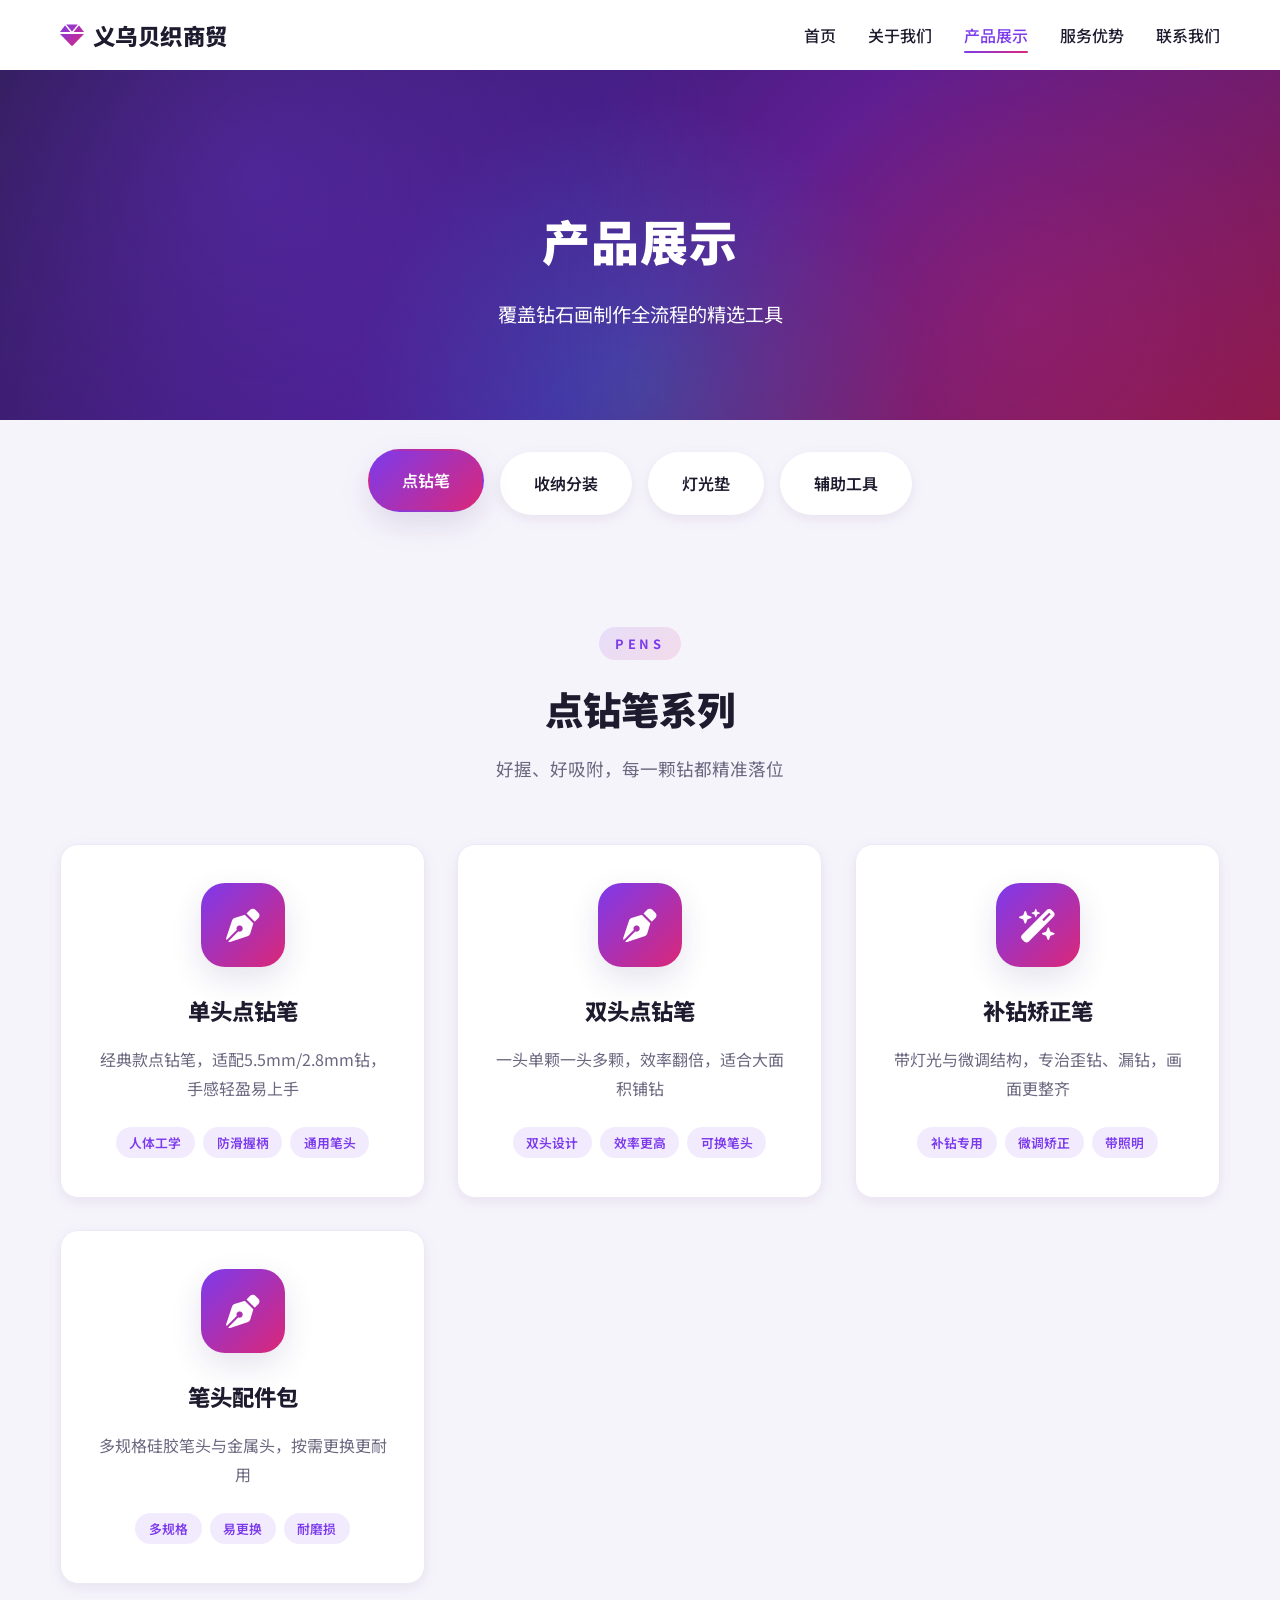
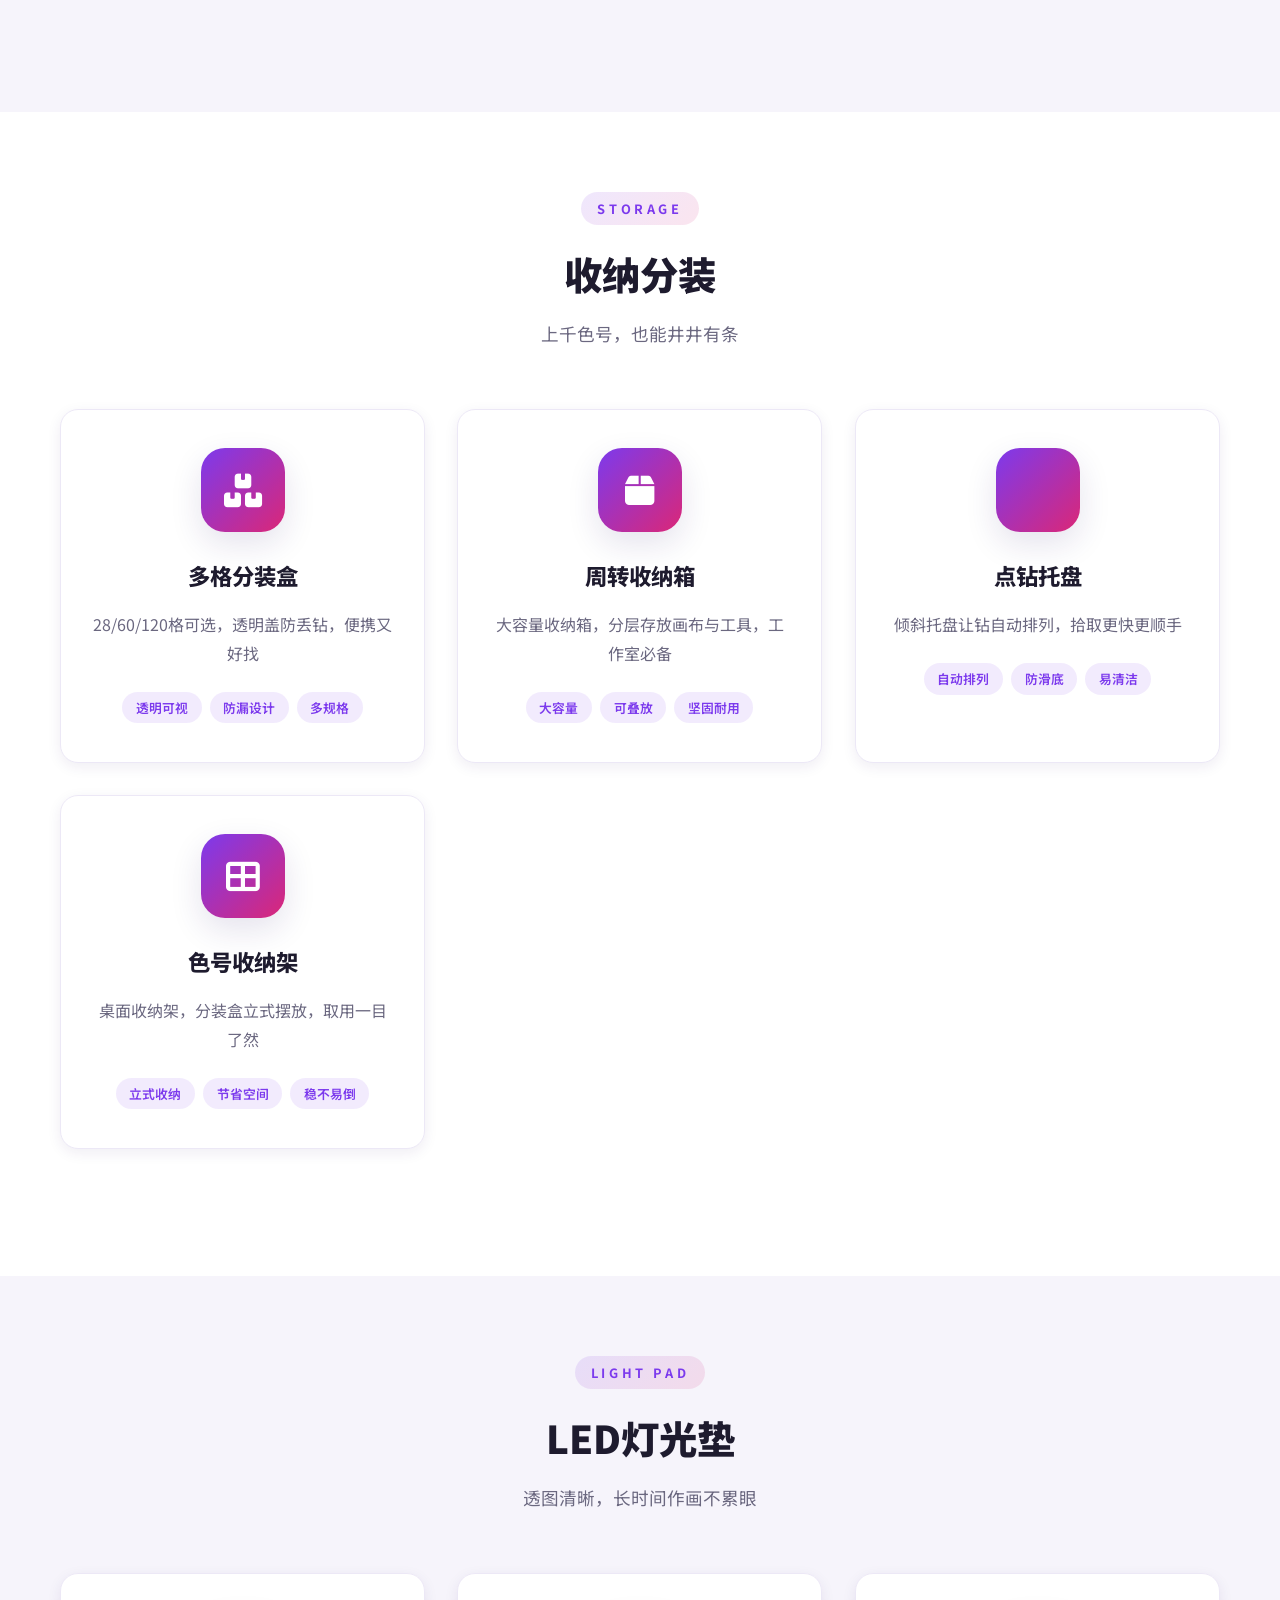
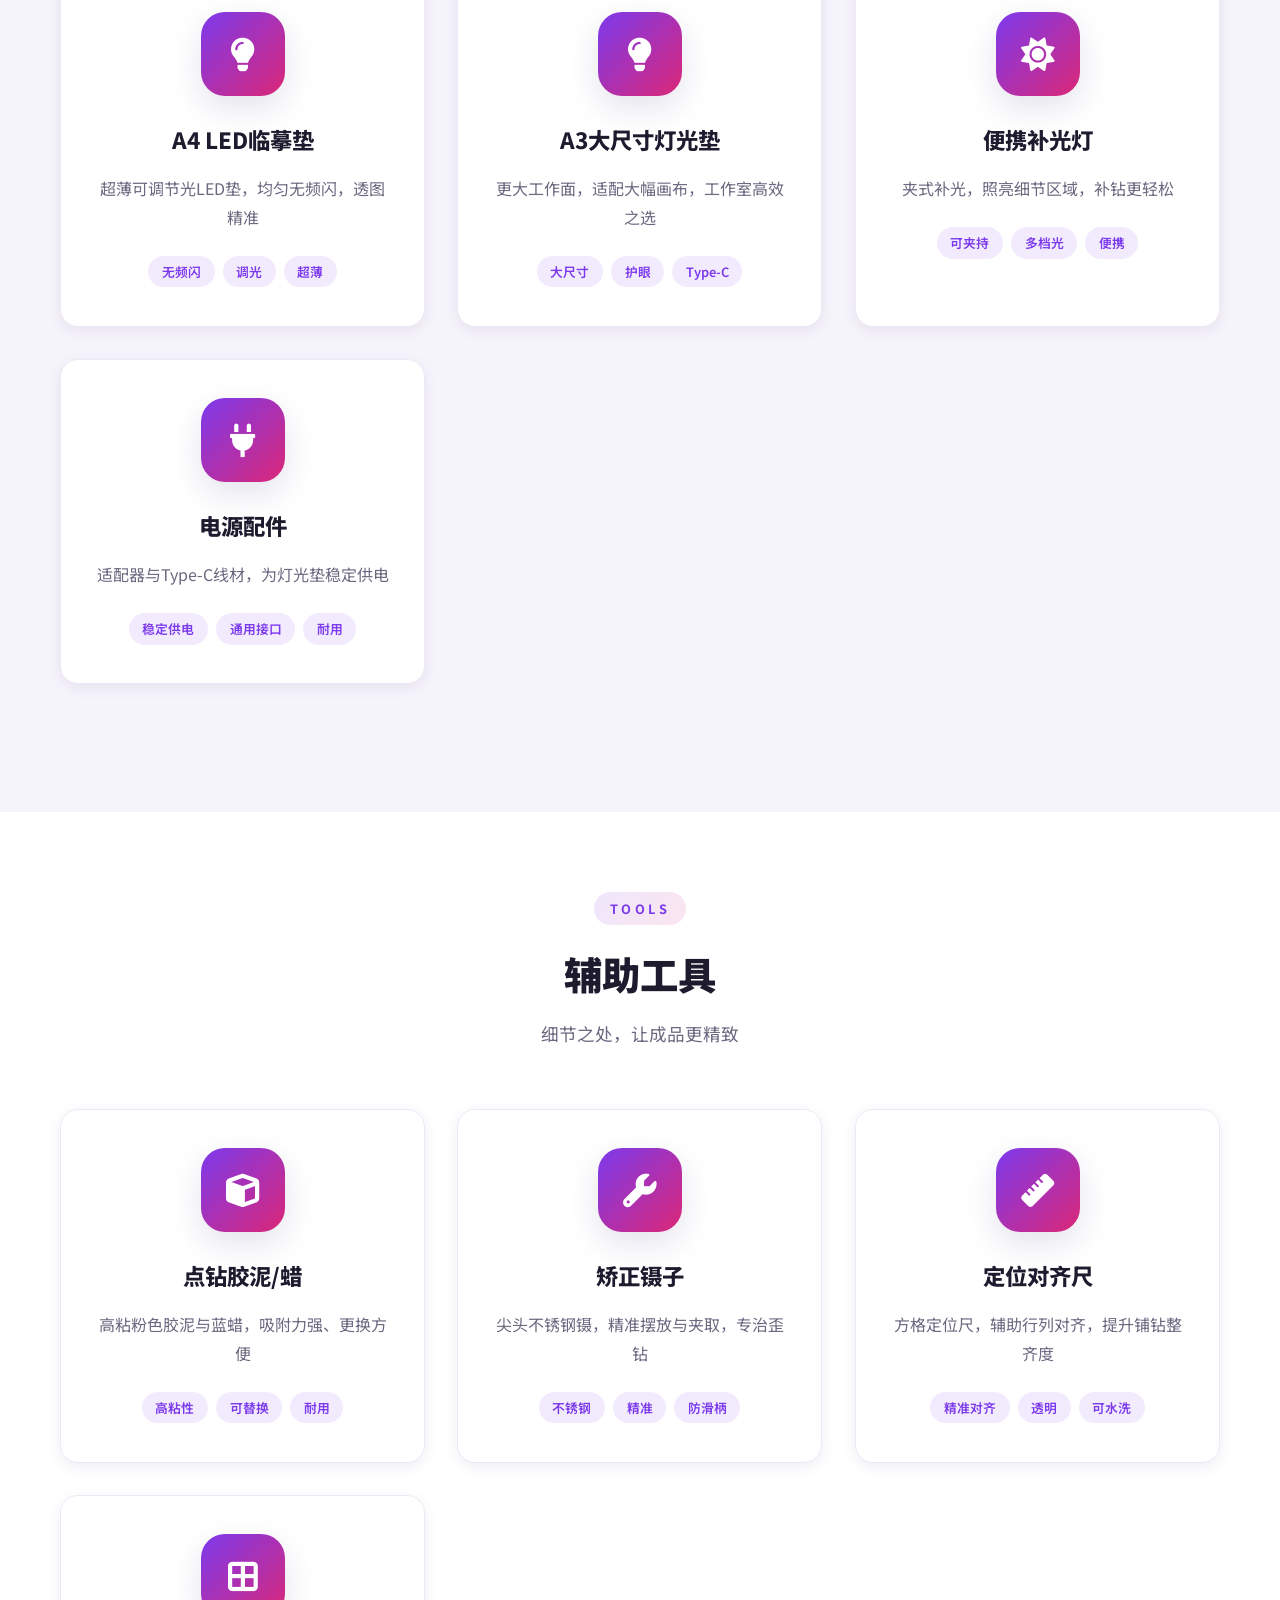
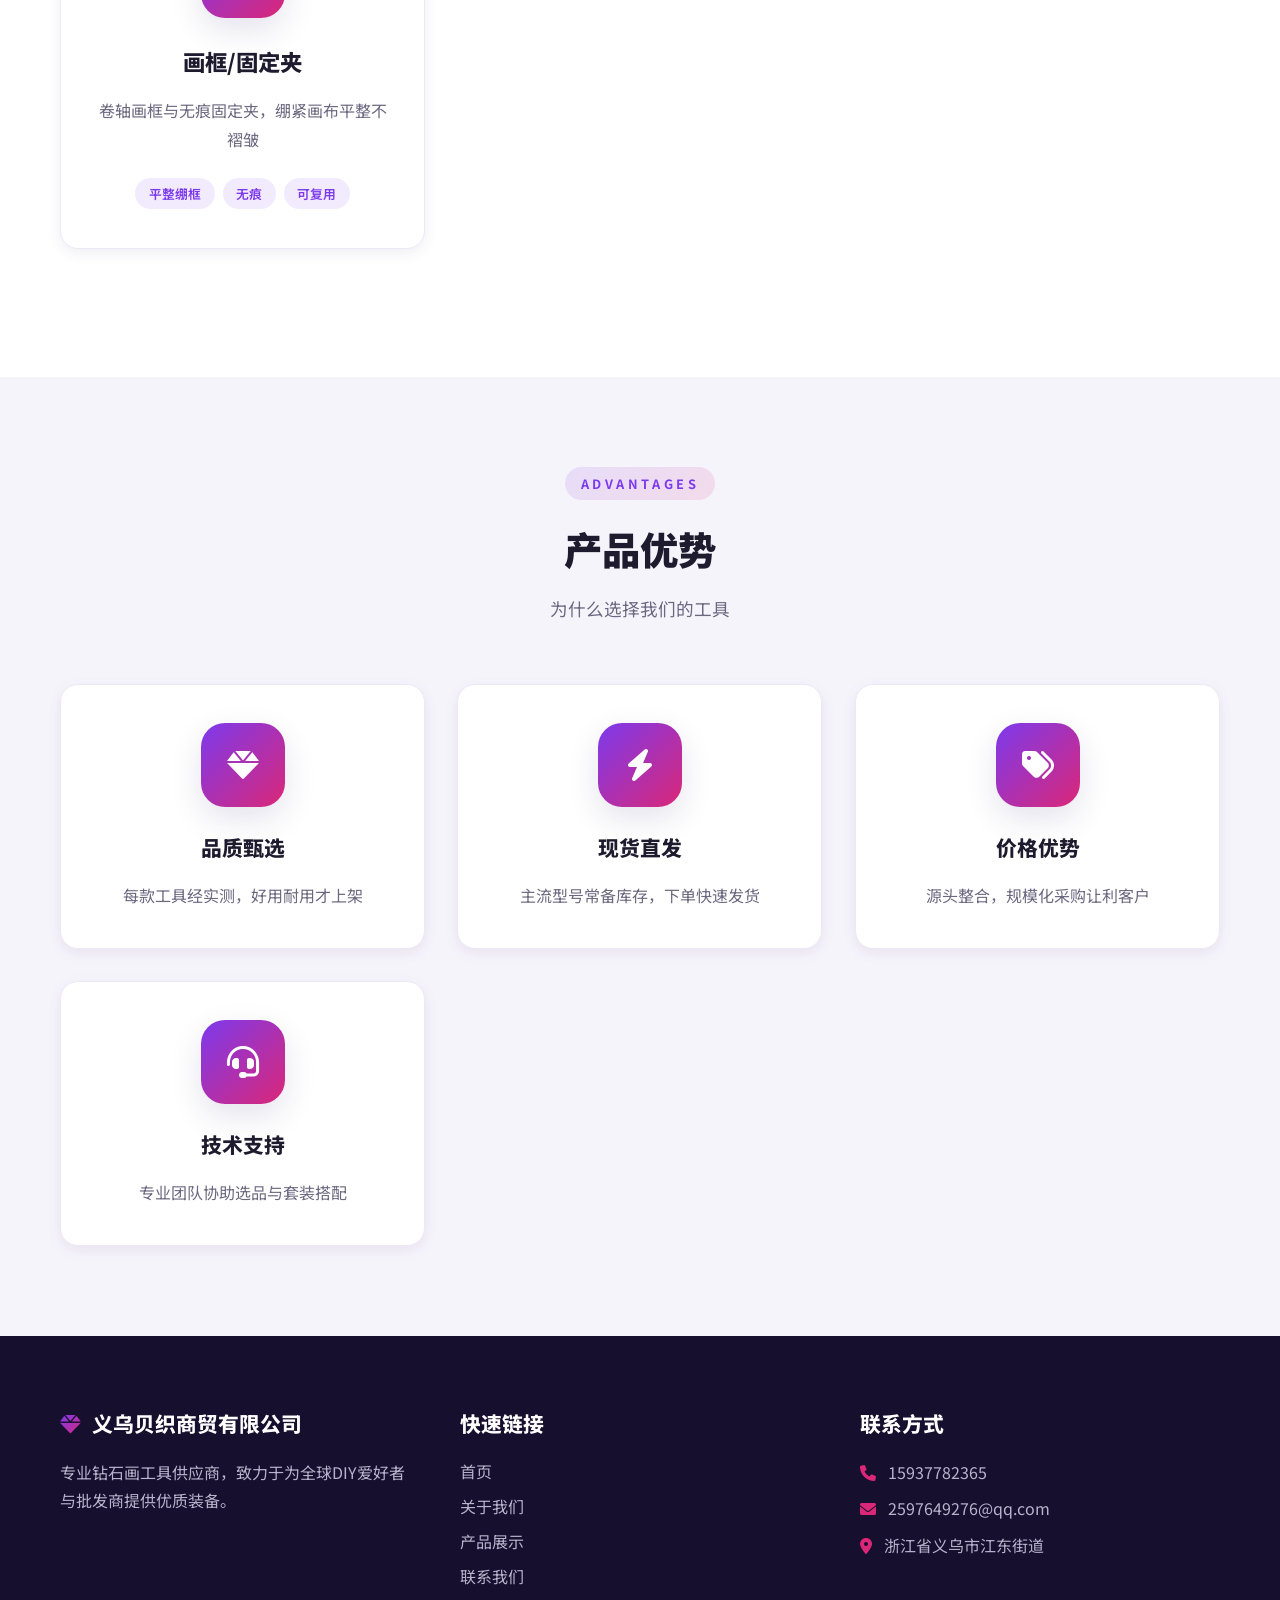
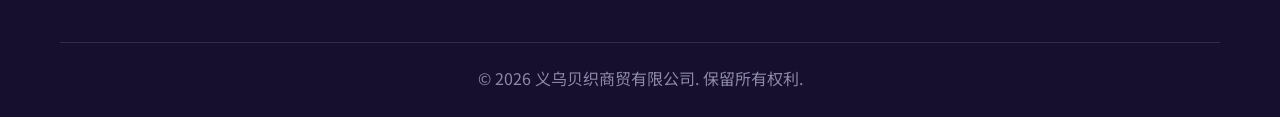
<file: products.html>
<!DOCTYPE html>
<html lang="zh-CN">
<head>
    <meta charset="UTF-8">
    <meta name="viewport" content="width=device-width, initial-scale=1.0">
    <title>产品展示 - 义乌贝织商贸有限公司</title>
    <link rel="stylesheet" href="styles.css">
    <link href="https://fonts.googleapis.com/css2?family=Noto+Sans+SC:wght@300;400;500;700;900&family=Playfair+Display:wght@700;900&display=swap" rel="stylesheet">
    <link rel="stylesheet" href="https://cdnjs.cloudflare.com/ajax/libs/font-awesome/6.0.0/css/all.min.css">
</head>
<body>
    <!-- 导航栏 -->
    <nav class="navbar">
        <div class="nav-container">
            <div class="nav-logo">
                <i class="fas fa-gem logo-gem"></i>
                <h2>义乌贝织商贸</h2>
            </div>
            <ul class="nav-menu">
                <li class="nav-item">
                    <a href="index.html" class="nav-link">首页</a>
                </li>
                <li class="nav-item">
                    <a href="about.html" class="nav-link">关于我们</a>
                </li>
                <li class="nav-item">
                    <a href="products.html" class="nav-link active">产品展示</a>
                </li>
                <li class="nav-item">
                    <a href="services.html" class="nav-link">服务优势</a>
                </li>
                <li class="nav-item">
                    <a href="contact.html" class="nav-link">联系我们</a>
                </li>
            </ul>
            <div class="hamburger">
                <span class="bar"></span>
                <span class="bar"></span>
                <span class="bar"></span>
            </div>
        </div>
    </nav>

    <!-- 页面标题 -->
    <section class="page-header">
        <div class="page-header-bg"></div>
        <div class="container">
            <h1 class="reveal">产品展示</h1>
            <p class="reveal" data-delay="100">覆盖钻石画制作全流程的精选工具</p>
        </div>
    </section>

    <!-- 产品分类导航 -->
    <section class="product-nav">
        <div class="container">
            <div class="product-tabs">
                <a href="#pens" class="product-tab active">点钻笔</a>
                <a href="#storage" class="product-tab">收纳分装</a>
                <a href="#lightpad" class="product-tab">灯光垫</a>
                <a href="#tools" class="product-tab">辅助工具</a>
            </div>
        </div>
    </section>

    <!-- 点钻笔 -->
    <section id="pens" class="product-section">
        <div class="container">
            <div class="section-header reveal">
                <span class="eyebrow">PENS</span>
                <h2>点钻笔系列</h2>
                <p>好握、好吸附，每一颗钻都精准落位</p>
            </div>
            <div class="product-grid">
                <div class="product-card reveal" data-delay="0">
                    <div class="product-image">
                        <i class="fas fa-pen-nib"></i>
                    </div>
                    <h3>单头点钻笔</h3>
                    <p>经典款点钻笔，适配5.5mm/2.8mm钻，手感轻盈易上手</p>
                    <div class="product-features">
                        <span>人体工学</span>
                        <span>防滑握柄</span>
                        <span>通用笔头</span>
                    </div>
                </div>
                <div class="product-card reveal" data-delay="100">
                    <div class="product-image">
                        <i class="fas fa-pen-nib"></i>
                    </div>
                    <h3>双头点钻笔</h3>
                    <p>一头单颗一头多颗，效率翻倍，适合大面积铺钻</p>
                    <div class="product-features">
                        <span>双头设计</span>
                        <span>效率更高</span>
                        <span>可换笔头</span>
                    </div>
                </div>
                <div class="product-card reveal" data-delay="200">
                    <div class="product-image">
                        <i class="fas fa-wand-magic-sparkles"></i>
                    </div>
                    <h3>补钻矫正笔</h3>
                    <p>带灯光与微调结构，专治歪钻、漏钻，画面更整齐</p>
                    <div class="product-features">
                        <span>补钻专用</span>
                        <span>微调矫正</span>
                        <span>带照明</span>
                    </div>
                </div>
                <div class="product-card reveal" data-delay="300">
                    <div class="product-image">
                        <i class="fas fa-pen-nib"></i>
                    </div>
                    <h3>笔头配件包</h3>
                    <p>多规格硅胶笔头与金属头，按需更换更耐用</p>
                    <div class="product-features">
                        <span>多规格</span>
                        <span>易更换</span>
                        <span>耐磨损</span>
                    </div>
                </div>
            </div>
        </div>
    </section>

    <!-- 收纳分装 -->
    <section id="storage" class="product-section">
        <div class="container">
            <div class="section-header reveal">
                <span class="eyebrow">STORAGE</span>
                <h2>收纳分装</h2>
                <p>上千色号，也能井井有条</p>
            </div>
            <div class="product-grid">
                <div class="product-card reveal" data-delay="0">
                    <div class="product-image">
                        <i class="fas fa-boxes-stacked"></i>
                    </div>
                    <h3>多格分装盒</h3>
                    <p>28/60/120格可选，透明盖防丢钻，便携又好找</p>
                    <div class="product-features">
                        <span>透明可视</span>
                        <span>防漏设计</span>
                        <span>多规格</span>
                    </div>
                </div>
                <div class="product-card reveal" data-delay="100">
                    <div class="product-image">
                        <i class="fas fa-box"></i>
                    </div>
                    <h3>周转收纳箱</h3>
                    <p>大容量收纳箱，分层存放画布与工具，工作室必备</p>
                    <div class="product-features">
                        <span>大容量</span>
                        <span>可叠放</span>
                        <span>坚固耐用</span>
                    </div>
                </div>
                <div class="product-card reveal" data-delay="200">
                    <div class="product-image">
                        <i class="fas fa-tray"></i>
                    </div>
                    <h3>点钻托盘</h3>
                    <p>倾斜托盘让钻自动排列，拾取更快更顺手</p>
                    <div class="product-features">
                        <span>自动排列</span>
                        <span>防滑底</span>
                        <span>易清洁</span>
                    </div>
                </div>
                <div class="product-card reveal" data-delay="300">
                    <div class="product-image">
                        <i class="fas fa-th-large"></i>
                    </div>
                    <h3>色号收纳架</h3>
                    <p>桌面收纳架，分装盒立式摆放，取用一目了然</p>
                    <div class="product-features">
                        <span>立式收纳</span>
                        <span>节省空间</span>
                        <span>稳不易倒</span>
                    </div>
                </div>
            </div>
        </div>
    </section>

    <!-- 灯光垫 -->
    <section id="lightpad" class="product-section">
        <div class="container">
            <div class="section-header reveal">
                <span class="eyebrow">LIGHT PAD</span>
                <h2>LED灯光垫</h2>
                <p>透图清晰，长时间作画不累眼</p>
            </div>
            <div class="product-grid">
                <div class="product-card reveal" data-delay="0">
                    <div class="product-image">
                        <i class="fas fa-lightbulb"></i>
                    </div>
                    <h3>A4 LED临摹垫</h3>
                    <p>超薄可调节光LED垫，均匀无频闪，透图精准</p>
                    <div class="product-features">
                        <span>无频闪</span>
                        <span>调光</span>
                        <span>超薄</span>
                    </div>
                </div>
                <div class="product-card reveal" data-delay="100">
                    <div class="product-image">
                        <i class="fas fa-lightbulb"></i>
                    </div>
                    <h3>A3大尺寸灯光垫</h3>
                    <p>更大工作面，适配大幅画布，工作室高效之选</p>
                    <div class="product-features">
                        <span>大尺寸</span>
                        <span>护眼</span>
                        <span>Type-C</span>
                    </div>
                </div>
                <div class="product-card reveal" data-delay="200">
                    <div class="product-image">
                        <i class="fas fa-sun"></i>
                    </div>
                    <h3>便携补光灯</h3>
                    <p>夹式补光，照亮细节区域，补钻更轻松</p>
                    <div class="product-features">
                        <span>可夹持</span>
                        <span>多档光</span>
                        <span>便携</span>
                    </div>
                </div>
                <div class="product-card reveal" data-delay="300">
                    <div class="product-image">
                        <i class="fas fa-plug"></i>
                    </div>
                    <h3>电源配件</h3>
                    <p>适配器与Type-C线材，为灯光垫稳定供电</p>
                    <div class="product-features">
                        <span>稳定供电</span>
                        <span>通用接口</span>
                        <span>耐用</span>
                    </div>
                </div>
            </div>
        </div>
    </section>

    <!-- 辅助工具 -->
    <section id="tools" class="product-section">
        <div class="container">
            <div class="section-header reveal">
                <span class="eyebrow">TOOLS</span>
                <h2>辅助工具</h2>
                <p>细节之处，让成品更精致</p>
            </div>
            <div class="product-grid">
                <div class="product-card reveal" data-delay="0">
                    <div class="product-image">
                        <i class="fas fa-cube"></i>
                    </div>
                    <h3>点钻胶泥/蜡</h3>
                    <p>高粘粉色胶泥与蓝蜡，吸附力强、更换方便</p>
                    <div class="product-features">
                        <span>高粘性</span>
                        <span>可替换</span>
                        <span>耐用</span>
                    </div>
                </div>
                <div class="product-card reveal" data-delay="100">
                    <div class="product-image">
                        <i class="fas fa-wrench"></i>
                    </div>
                    <h3>矫正镊子</h3>
                    <p>尖头不锈钢镊，精准摆放与夹取，专治歪钻</p>
                    <div class="product-features">
                        <span>不锈钢</span>
                        <span>精准</span>
                        <span>防滑柄</span>
                    </div>
                </div>
                <div class="product-card reveal" data-delay="200">
                    <div class="product-image">
                        <i class="fas fa-ruler"></i>
                    </div>
                    <h3>定位对齐尺</h3>
                    <p>方格定位尺，辅助行列对齐，提升铺钻整齐度</p>
                    <div class="product-features">
                        <span>精准对齐</span>
                        <span>透明</span>
                        <span>可水洗</span>
                    </div>
                </div>
                <div class="product-card reveal" data-delay="300">
                    <div class="product-image">
                        <i class="fas fa-border-all"></i>
                    </div>
                    <h3>画框/固定夹</h3>
                    <p>卷轴画框与无痕固定夹，绷紧画布平整不褶皱</p>
                    <div class="product-features">
                        <span>平整绷框</span>
                        <span>无痕</span>
                        <span>可复用</span>
                    </div>
                </div>
            </div>
        </div>
    </section>

    <!-- 产品优势 -->
    <section class="product-advantages">
        <div class="container">
            <div class="section-header reveal">
                <span class="eyebrow">ADVANTAGES</span>
                <h2>产品优势</h2>
                <p>为什么选择我们的工具</p>
            </div>
            <div class="advantages-grid">
                <div class="advantage-item reveal" data-delay="0">
                    <div class="advantage-icon">
                        <i class="fas fa-gem"></i>
                    </div>
                    <h3>品质甄选</h3>
                    <p>每款工具经实测，好用耐用才上架</p>
                </div>
                <div class="advantage-item reveal" data-delay="100">
                    <div class="advantage-icon">
                        <i class="fas fa-bolt"></i>
                    </div>
                    <h3>现货直发</h3>
                    <p>主流型号常备库存，下单快速发货</p>
                </div>
                <div class="advantage-item reveal" data-delay="200">
                    <div class="advantage-icon">
                        <i class="fas fa-tags"></i>
                    </div>
                    <h3>价格优势</h3>
                    <p>源头整合，规模化采购让利客户</p>
                </div>
                <div class="advantage-item reveal" data-delay="300">
                    <div class="advantage-icon">
                        <i class="fas fa-headset"></i>
                    </div>
                    <h3>技术支持</h3>
                    <p>专业团队协助选品与套装搭配</p>
                </div>
            </div>
        </div>
    </section>

    <!-- 页脚 -->
    <footer class="footer">
        <div class="container">
            <div class="footer-content">
                <div class="footer-section">
                    <h3><i class="fas fa-gem"></i> 义乌贝织商贸有限公司</h3>
                    <p>专业钻石画工具供应商，致力于为全球DIY爱好者与批发商提供优质装备。</p>
                </div>
                <div class="footer-section">
                    <h3>快速链接</h3>
                    <ul>
                        <li><a href="index.html">首页</a></li>
                        <li><a href="about.html">关于我们</a></li>
                        <li><a href="products.html">产品展示</a></li>
                        <li><a href="contact.html">联系我们</a></li>
                    </ul>
                </div>
                <div class="footer-section">
                    <h3>联系方式</h3>
                    <p><i class="fas fa-phone"></i> 15937782365</p>
                    <p><i class="fas fa-envelope"></i> 2597649276@qq.com</p>
                    <p><i class="fas fa-map-marker-alt"></i> 浙江省义乌市江东街道</p>
                </div>
            </div>
            <div class="footer-bottom">
                <p>&copy; 2026 义乌贝织商贸有限公司. 保留所有权利.</p>
            </div>
        </div>
    </footer>

    <script src="script.js"></script>
</body>
</html>
</file>
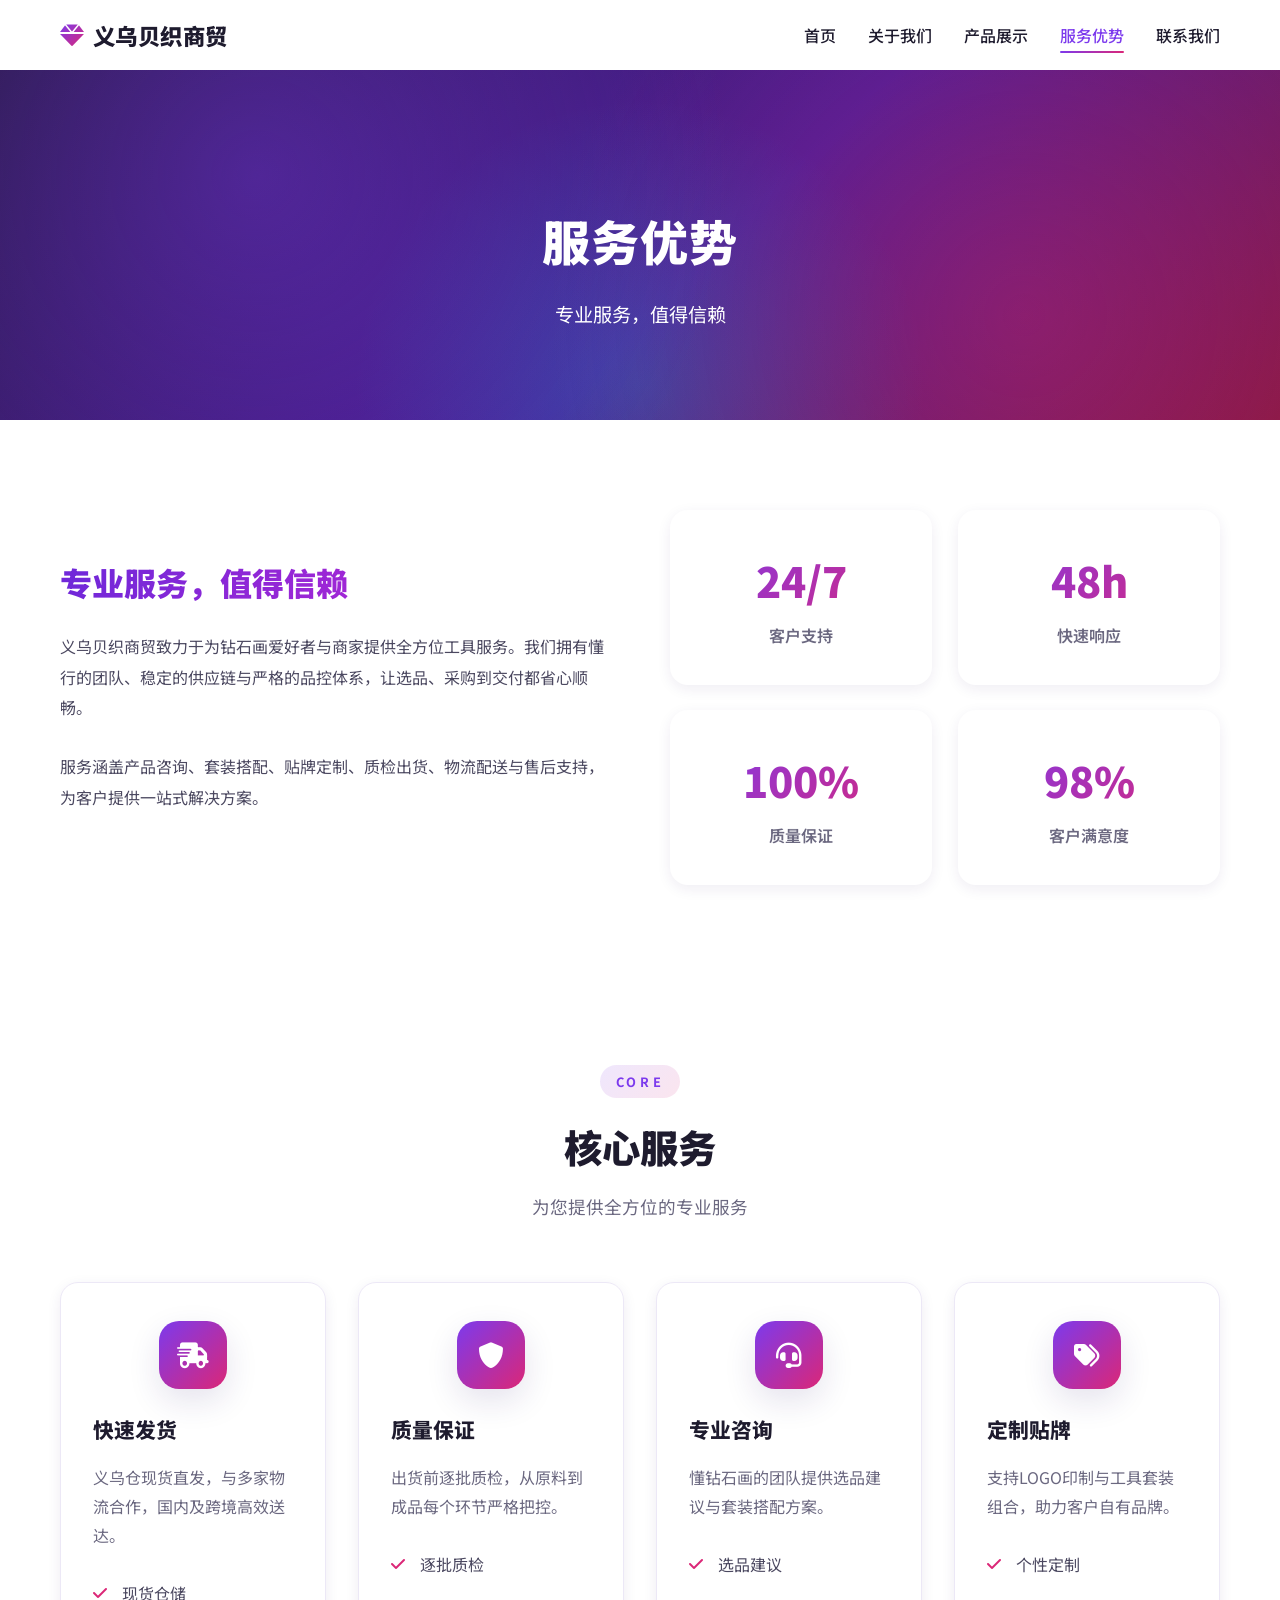
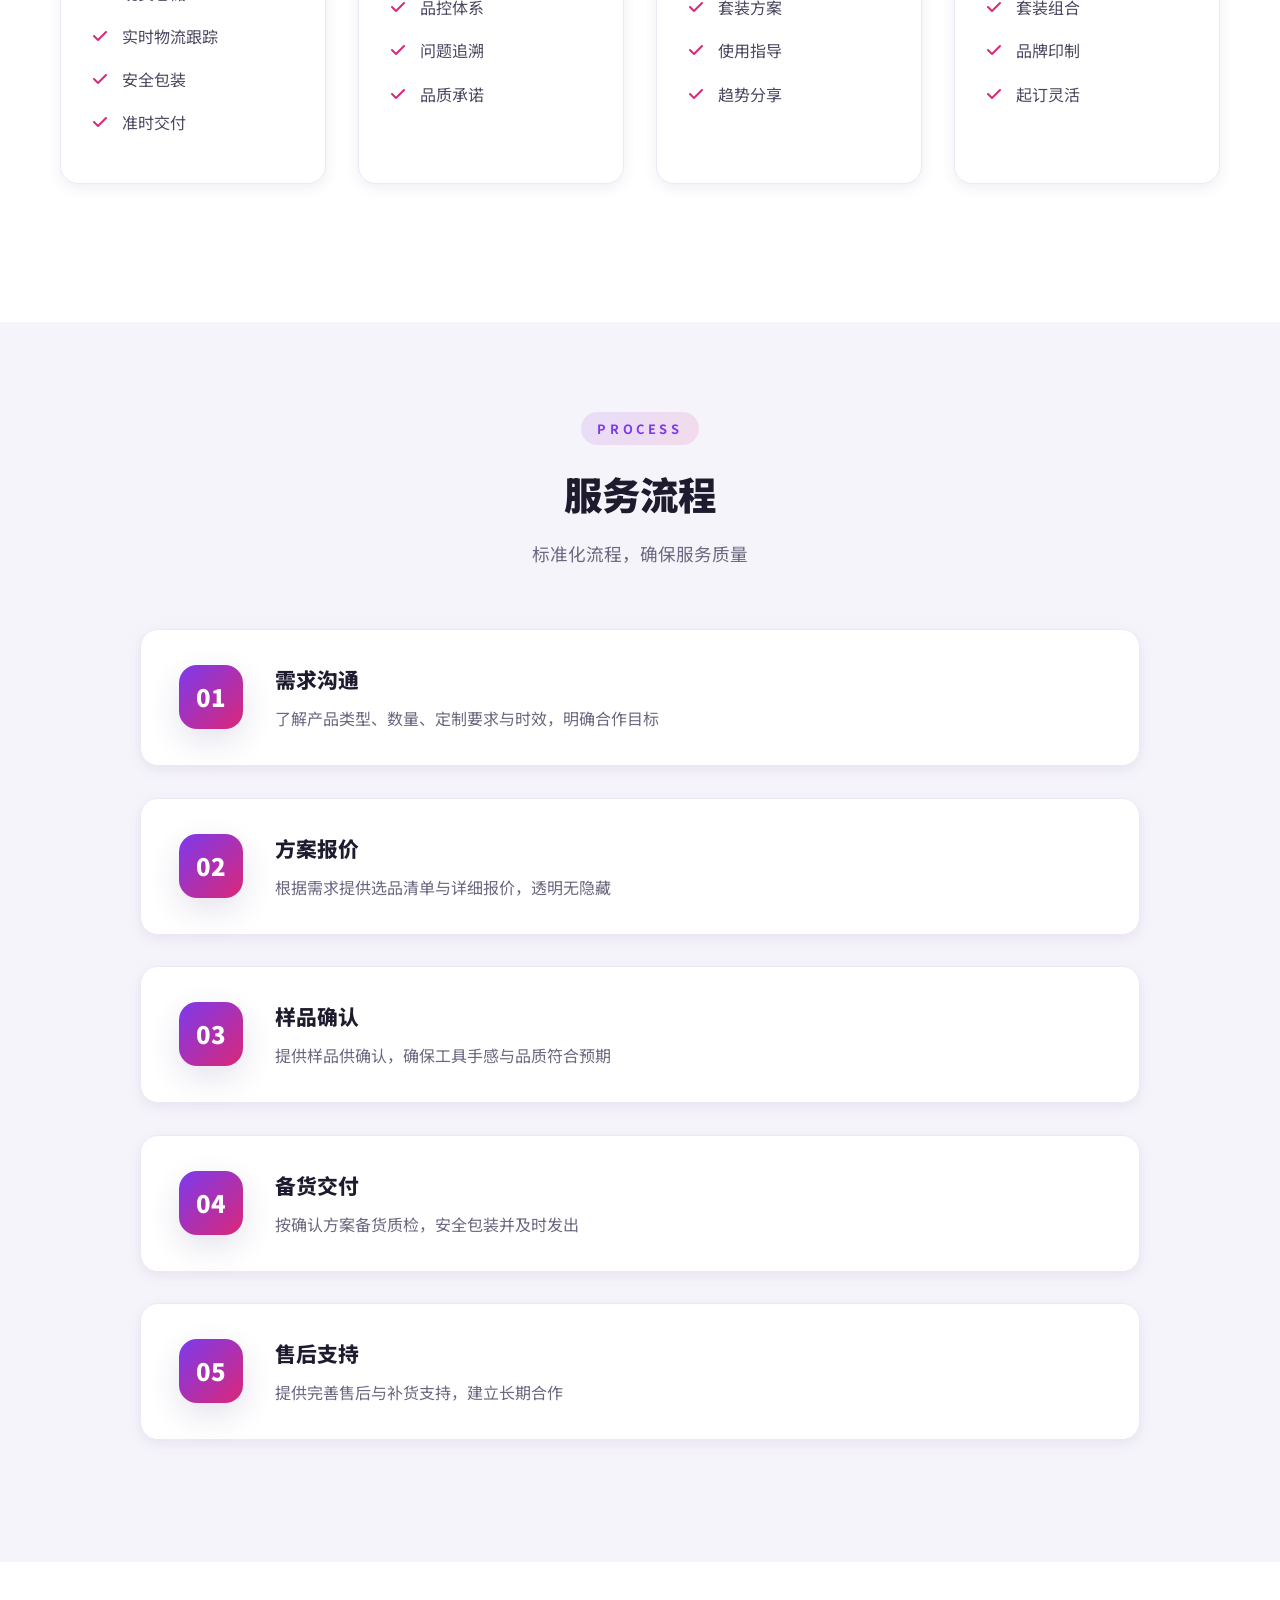
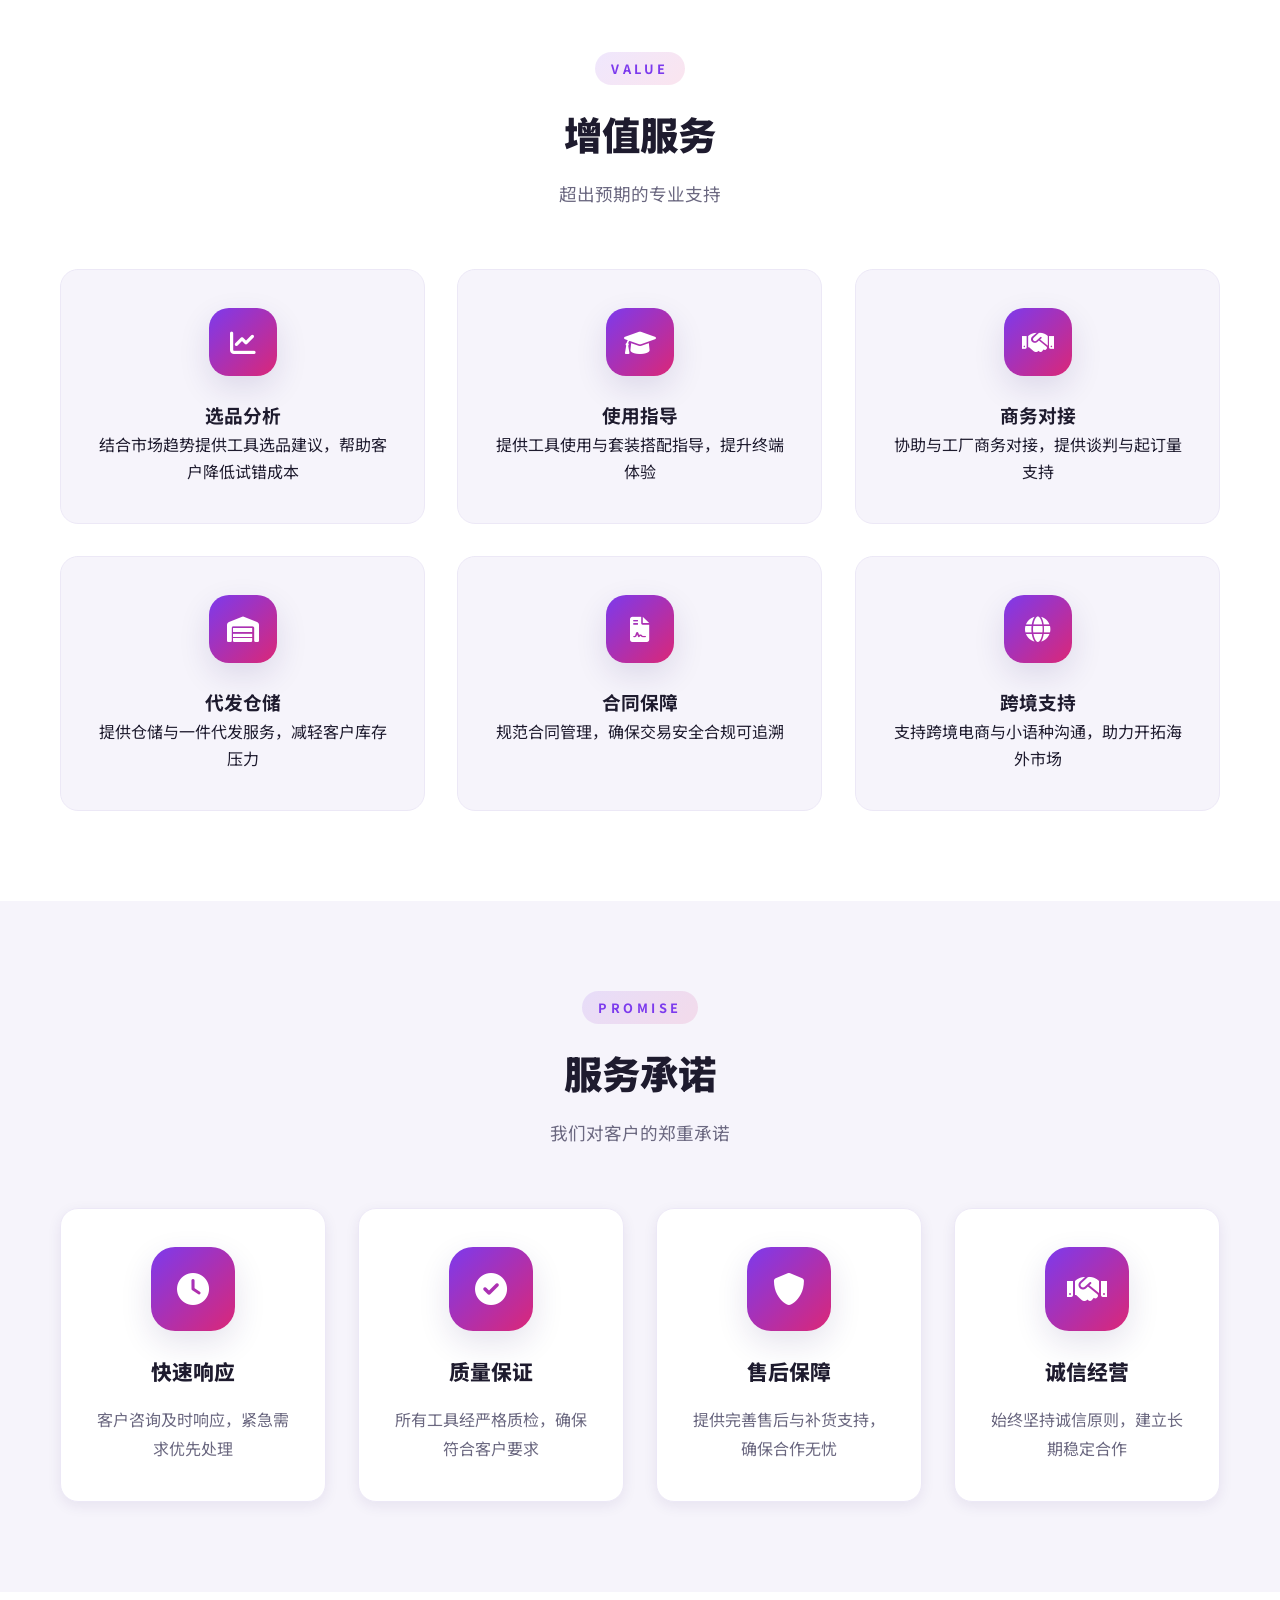
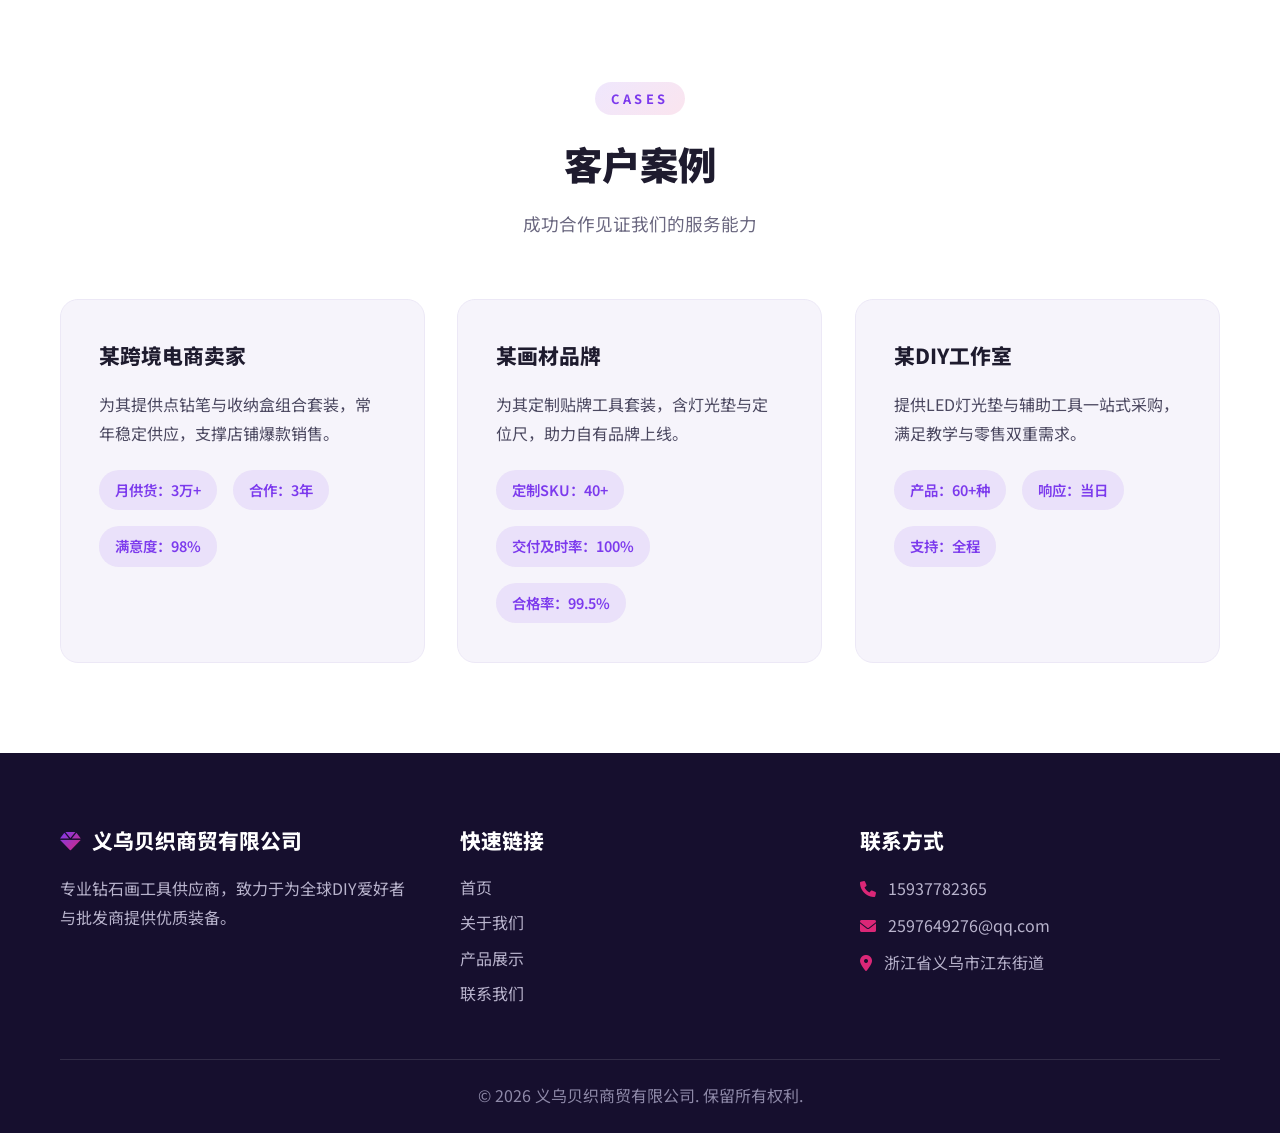
<file: services.html>
<!DOCTYPE html>
<html lang="zh-CN">
<head>
    <meta charset="UTF-8">
    <meta name="viewport" content="width=device-width, initial-scale=1.0">
    <title>服务优势 - 义乌贝织商贸有限公司</title>
    <link rel="stylesheet" href="styles.css">
    <link href="https://fonts.googleapis.com/css2?family=Noto+Sans+SC:wght@300;400;500;700;900&family=Playfair+Display:wght@700;900&display=swap" rel="stylesheet">
    <link rel="stylesheet" href="https://cdnjs.cloudflare.com/ajax/libs/font-awesome/6.0.0/css/all.min.css">
</head>
<body>
    <!-- 导航栏 -->
    <nav class="navbar">
        <div class="nav-container">
            <div class="nav-logo">
                <i class="fas fa-gem logo-gem"></i>
                <h2>义乌贝织商贸</h2>
            </div>
            <ul class="nav-menu">
                <li class="nav-item">
                    <a href="index.html" class="nav-link">首页</a>
                </li>
                <li class="nav-item">
                    <a href="about.html" class="nav-link">关于我们</a>
                </li>
                <li class="nav-item">
                    <a href="products.html" class="nav-link">产品展示</a>
                </li>
                <li class="nav-item">
                    <a href="services.html" class="nav-link active">服务优势</a>
                </li>
                <li class="nav-item">
                    <a href="contact.html" class="nav-link">联系我们</a>
                </li>
            </ul>
            <div class="hamburger">
                <span class="bar"></span>
                <span class="bar"></span>
                <span class="bar"></span>
            </div>
        </div>
    </nav>

    <!-- 页面标题 -->
    <section class="page-header">
        <div class="page-header-bg"></div>
        <div class="container">
            <h1 class="reveal">服务优势</h1>
            <p class="reveal" data-delay="100">专业服务，值得信赖</p>
        </div>
    </section>

    <!-- 服务介绍 -->
    <section class="services-intro">
        <div class="container">
            <div class="intro-content">
                <div class="intro-text">
                    <h2 class="gradient-text">专业服务，值得信赖</h2>
                    <p>义乌贝织商贸致力于为钻石画爱好者与商家提供全方位工具服务。我们拥有懂行的团队、稳定的供应链与严格的品控体系，让选品、采购到交付都省心顺畅。</p>
                    <p>服务涵盖产品咨询、套装搭配、贴牌定制、质检出货、物流配送与售后支持，为客户提供一站式解决方案。</p>
                </div>
                <div class="intro-stats">
                    <div class="stat-item reveal" data-delay="0">
                        <h3>24/7</h3>
                        <p>客户支持</p>
                    </div>
                    <div class="stat-item reveal" data-delay="100">
                        <h3 data-count="48" data-suffix="h">0</h3>
                        <p>快速响应</p>
                    </div>
                    <div class="stat-item reveal" data-delay="200">
                        <h3 data-count="100" data-suffix="%">0</h3>
                        <p>质量保证</p>
                    </div>
                    <div class="stat-item reveal" data-delay="300">
                        <h3 data-count="98" data-suffix="%">0</h3>
                        <p>客户满意度</p>
                    </div>
                </div>
            </div>
        </div>
    </section>

    <!-- 核心服务 -->
    <section class="core-services">
        <div class="container">
            <div class="section-header reveal">
                <span class="eyebrow">CORE</span>
                <h2>核心服务</h2>
                <p>为您提供全方位的专业服务</p>
            </div>
            <div class="services-grid">
                <div class="service-item reveal" data-delay="0">
                    <div class="service-icon">
                        <i class="fas fa-shipping-fast"></i>
                    </div>
                    <h3>快速发货</h3>
                    <p>义乌仓现货直发，与多家物流合作，国内及跨境高效送达。</p>
                    <ul class="service-features">
                        <li>现货仓储</li>
                        <li>实时物流跟踪</li>
                        <li>安全包装</li>
                        <li>准时交付</li>
                    </ul>
                </div>
                <div class="service-item reveal" data-delay="100">
                    <div class="service-icon">
                        <i class="fas fa-shield-alt"></i>
                    </div>
                    <h3>质量保证</h3>
                    <p>出货前逐批质检，从原料到成品每个环节严格把控。</p>
                    <ul class="service-features">
                        <li>逐批质检</li>
                        <li>品控体系</li>
                        <li>问题追溯</li>
                        <li>品质承诺</li>
                    </ul>
                </div>
                <div class="service-item reveal" data-delay="200">
                    <div class="service-icon">
                        <i class="fas fa-headset"></i>
                    </div>
                    <h3>专业咨询</h3>
                    <p>懂钻石画的团队提供选品建议与套装搭配方案。</p>
                    <ul class="service-features">
                        <li>选品建议</li>
                        <li>套装方案</li>
                        <li>使用指导</li>
                        <li>趋势分享</li>
                    </ul>
                </div>
                <div class="service-item reveal" data-delay="300">
                    <div class="service-icon">
                        <i class="fas fa-tags"></i>
                    </div>
                    <h3>定制贴牌</h3>
                    <p>支持LOGO印制与工具套装组合，助力客户自有品牌。</p>
                    <ul class="service-features">
                        <li>个性定制</li>
                        <li>套装组合</li>
                        <li>品牌印制</li>
                        <li>起订灵活</li>
                    </ul>
                </div>
            </div>
        </div>
    </section>

    <!-- 服务流程 -->
    <section class="service-process">
        <div class="container">
            <div class="section-header reveal">
                <span class="eyebrow">PROCESS</span>
                <h2>服务流程</h2>
                <p>标准化流程，确保服务质量</p>
            </div>
            <div class="process-steps">
                <div class="process-step reveal" data-delay="0">
                    <div class="step-number">01</div>
                    <div class="step-content">
                        <h3>需求沟通</h3>
                        <p>了解产品类型、数量、定制要求与时效，明确合作目标</p>
                    </div>
                </div>
                <div class="process-step reveal" data-delay="100">
                    <div class="step-number">02</div>
                    <div class="step-content">
                        <h3>方案报价</h3>
                        <p>根据需求提供选品清单与详细报价，透明无隐藏</p>
                    </div>
                </div>
                <div class="process-step reveal" data-delay="200">
                    <div class="step-number">03</div>
                    <div class="step-content">
                        <h3>样品确认</h3>
                        <p>提供样品供确认，确保工具手感与品质符合预期</p>
                    </div>
                </div>
                <div class="process-step reveal" data-delay="300">
                    <div class="step-number">04</div>
                    <div class="step-content">
                        <h3>备货交付</h3>
                        <p>按确认方案备货质检，安全包装并及时发出</p>
                    </div>
                </div>
                <div class="process-step reveal" data-delay="400">
                    <div class="step-number">05</div>
                    <div class="step-content">
                        <h3>售后支持</h3>
                        <p>提供完善售后与补货支持，建立长期合作</p>
                    </div>
                </div>
            </div>
        </div>
    </section>

    <!-- 增值服务 -->
    <section class="value-services">
        <div class="container">
            <div class="section-header reveal">
                <span class="eyebrow">VALUE</span>
                <h2>增值服务</h2>
                <p>超出预期的专业支持</p>
            </div>
            <div class="value-services-grid">
                <div class="value-service reveal" data-delay="0">
                    <div class="service-icon">
                        <i class="fas fa-chart-line"></i>
                    </div>
                    <h3>选品分析</h3>
                    <p>结合市场趋势提供工具选品建议，帮助客户降低试错成本</p>
                </div>
                <div class="value-service reveal" data-delay="100">
                    <div class="service-icon">
                        <i class="fas fa-graduation-cap"></i>
                    </div>
                    <h3>使用指导</h3>
                    <p>提供工具使用与套装搭配指导，提升终端体验</p>
                </div>
                <div class="value-service reveal" data-delay="200">
                    <div class="service-icon">
                        <i class="fas fa-handshake"></i>
                    </div>
                    <h3>商务对接</h3>
                    <p>协助与工厂商务对接，提供谈判与起订量支持</p>
                </div>
                <div class="value-service reveal" data-delay="300">
                    <div class="service-icon">
                        <i class="fas fa-warehouse"></i>
                    </div>
                    <h3>代发仓储</h3>
                    <p>提供仓储与一件代发服务，减轻客户库存压力</p>
                </div>
                <div class="value-service reveal" data-delay="400">
                    <div class="service-icon">
                        <i class="fas fa-file-contract"></i>
                    </div>
                    <h3>合同保障</h3>
                    <p>规范合同管理，确保交易安全合规可追溯</p>
                </div>
                <div class="value-service reveal" data-delay="500">
                    <div class="service-icon">
                        <i class="fas fa-globe"></i>
                    </div>
                    <h3>跨境支持</h3>
                    <p>支持跨境电商与小语种沟通，助力开拓海外市场</p>
                </div>
            </div>
        </div>
    </section>

    <!-- 服务承诺 -->
    <section class="service-commitment">
        <div class="container">
            <div class="section-header reveal">
                <span class="eyebrow">PROMISE</span>
                <h2>服务承诺</h2>
                <p>我们对客户的郑重承诺</p>
            </div>
            <div class="commitment-content">
                <div class="commitment-item reveal" data-delay="0">
                    <div class="commitment-icon">
                        <i class="fas fa-clock"></i>
                    </div>
                    <h3>快速响应</h3>
                    <p>客户咨询及时响应，紧急需求优先处理</p>
                </div>
                <div class="commitment-item reveal" data-delay="100">
                    <div class="commitment-icon">
                        <i class="fas fa-check-circle"></i>
                    </div>
                    <h3>质量保证</h3>
                    <p>所有工具经严格质检，确保符合客户要求</p>
                </div>
                <div class="commitment-item reveal" data-delay="200">
                    <div class="commitment-icon">
                        <i class="fas fa-shield-alt"></i>
                    </div>
                    <h3>售后保障</h3>
                    <p>提供完善售后与补货支持，确保合作无忧</p>
                </div>
                <div class="commitment-item reveal" data-delay="300">
                    <div class="commitment-icon">
                        <i class="fas fa-handshake"></i>
                    </div>
                    <h3>诚信经营</h3>
                    <p>始终坚持诚信原则，建立长期稳定合作</p>
                </div>
            </div>
        </div>
    </section>

    <!-- 客户案例 -->
    <section class="client-cases">
        <div class="container">
            <div class="section-header reveal">
                <span class="eyebrow">CASES</span>
                <h2>客户案例</h2>
                <p>成功合作见证我们的服务能力</p>
            </div>
            <div class="cases-grid">
                <div class="case-item reveal" data-delay="0">
                    <div class="case-content">
                        <h3>某跨境电商卖家</h3>
                        <p>为其提供点钻笔与收纳盒组合套装，常年稳定供应，支撑店铺爆款销售。</p>
                        <div class="case-results">
                            <span>月供货：3万+</span>
                            <span>合作：3年</span>
                            <span>满意度：98%</span>
                        </div>
                    </div>
                </div>
                <div class="case-item reveal" data-delay="100">
                    <div class="case-content">
                        <h3>某画材品牌</h3>
                        <p>为其定制贴牌工具套装，含灯光垫与定位尺，助力自有品牌上线。</p>
                        <div class="case-results">
                            <span>定制SKU：40+</span>
                            <span>交付及时率：100%</span>
                            <span>合格率：99.5%</span>
                        </div>
                    </div>
                </div>
                <div class="case-item reveal" data-delay="200">
                    <div class="case-content">
                        <h3>某DIY工作室</h3>
                        <p>提供LED灯光垫与辅助工具一站式采购，满足教学与零售双重需求。</p>
                        <div class="case-results">
                            <span>产品：60+种</span>
                            <span>响应：当日</span>
                            <span>支持：全程</span>
                        </div>
                    </div>
                </div>
            </div>
        </div>
    </section>

    <!-- 页脚 -->
    <footer class="footer">
        <div class="container">
            <div class="footer-content">
                <div class="footer-section">
                    <h3><i class="fas fa-gem"></i> 义乌贝织商贸有限公司</h3>
                    <p>专业钻石画工具供应商，致力于为全球DIY爱好者与批发商提供优质装备。</p>
                </div>
                <div class="footer-section">
                    <h3>快速链接</h3>
                    <ul>
                        <li><a href="index.html">首页</a></li>
                        <li><a href="about.html">关于我们</a></li>
                        <li><a href="products.html">产品展示</a></li>
                        <li><a href="contact.html">联系我们</a></li>
                    </ul>
                </div>
                <div class="footer-section">
                    <h3>联系方式</h3>
                    <p><i class="fas fa-phone"></i> 15937782365</p>
                    <p><i class="fas fa-envelope"></i> 2597649276@qq.com</p>
                    <p><i class="fas fa-map-marker-alt"></i> 浙江省义乌市江东街道</p>
                </div>
            </div>
            <div class="footer-bottom">
                <p>&copy; 2026 义乌贝织商贸有限公司. 保留所有权利.</p>
            </div>
        </div>
    </footer>

    <script src="script.js"></script>
</body>
</html>
</file>
<file: styles.css>
/* ===================================================================
   义乌贝织商贸 · 钻石画工具官网  —  宝石质感主题 + 动效增强
   =================================================================== */

:root {
    --violet: #7c3aed;
    --violet-dark: #5b21b6;
    --fuchsia: #db2777;
    --cyan: #06b6d4;
    --gold: #f59e0b;
    --ink: #1e1b2e;
    --muted: #6b6880;
    --bg: #ffffff;
    --bg-soft: #f6f4fb;
    --line: #ece8f6;
    --brand-gradient: linear-gradient(135deg, #7c3aed 0%, #db2777 100%);
    --brand-gradient-2: linear-gradient(120deg, #6d28d9, #c026d3 45%, #06b6d4);
    --shadow-sm: 0 4px 14px rgba(45, 27, 105, 0.08);
    --shadow-md: 0 12px 32px rgba(45, 27, 105, 0.12);
    --shadow-lg: 0 24px 60px rgba(45, 27, 105, 0.18);
    --radius: 18px;
    --ease: cubic-bezier(.2, .7, .3, 1);
}

/* 全局样式 */
* {
    margin: 0;
    padding: 0;
    box-sizing: border-box;
}

html {
    scroll-behavior: smooth;
}

body {
    font-family: 'Noto Sans SC', sans-serif;
    line-height: 1.7;
    color: var(--ink);
    overflow-x: hidden;
    background: var(--bg);
}

.container {
    max-width: 1200px;
    margin: 0 auto;
    padding: 0 20px;
}

a {
    color: inherit;
}

/* 进入动画基类 */
.reveal {
    opacity: 0;
    transform: translateY(40px);
    transition: opacity .8s var(--ease), transform .8s var(--ease);
    will-change: opacity, transform;
}

.reveal.visible {
    opacity: 1;
    transform: none;
}

/* 小标题装饰 */
.eyebrow {
    display: inline-block;
    font-size: .8rem;
    letter-spacing: .28em;
    font-weight: 700;
    color: var(--violet);
    background: linear-gradient(135deg, rgba(124, 58, 237, .12), rgba(219, 39, 119, .12));
    padding: .35rem 1rem;
    border-radius: 50px;
    margin-bottom: 1rem;
}

/* 渐变文字 */
.gradient-text {
    background: var(--brand-gradient-2);
    -webkit-background-clip: text;
    background-clip: text;
    -webkit-text-fill-color: transparent;
    background-size: 200% auto;
    animation: gradientShift 6s linear infinite;
}

@keyframes gradientShift {
    to { background-position: 200% center; }
}

/* ============================ 导航栏 ============================ */
.navbar {
    position: fixed;
    top: 0;
    width: 100%;
    background: rgba(255, 255, 255, 0.85);
    backdrop-filter: blur(14px);
    z-index: 1000;
    padding: 1rem 0;
    transition: padding .35s var(--ease), background .35s var(--ease), box-shadow .35s var(--ease);
}

.navbar.scrolled {
    padding: .55rem 0;
    background: rgba(255, 255, 255, 0.95);
    box-shadow: var(--shadow-sm);
}

.nav-container {
    max-width: 1200px;
    margin: 0 auto;
    padding: 0 20px;
    display: flex;
    justify-content: space-between;
    align-items: center;
}

.nav-logo {
    display: flex;
    align-items: center;
    gap: .55rem;
}

.logo-gem {
    font-size: 1.5rem;
    background: var(--brand-gradient);
    -webkit-background-clip: text;
    background-clip: text;
    -webkit-text-fill-color: transparent;
    animation: spinGem 8s linear infinite;
}

@keyframes spinGem {
    0% { transform: rotate(0) scale(1); }
    50% { transform: rotate(180deg) scale(1.12); }
    100% { transform: rotate(360deg) scale(1); }
}

.nav-logo h2 {
    color: var(--ink);
    font-weight: 900;
    font-size: 1.4rem;
    letter-spacing: .02em;
}

.nav-menu {
    display: flex;
    list-style: none;
    gap: 2rem;
}

.nav-link {
    text-decoration: none;
    color: var(--ink);
    font-weight: 500;
    transition: color .3s ease;
    position: relative;
    padding: .3rem 0;
}

.nav-link:hover,
.nav-link.active {
    color: var(--violet);
}

.nav-link::after {
    content: '';
    position: absolute;
    width: 0;
    height: 2px;
    bottom: -2px;
    left: 0;
    background: var(--brand-gradient);
    border-radius: 2px;
    transition: width .35s var(--ease);
}

.nav-link:hover::after,
.nav-link.active::after {
    width: 100%;
}

.hamburger {
    display: none;
    flex-direction: column;
    cursor: pointer;
}

.bar {
    width: 26px;
    height: 3px;
    background-color: var(--ink);
    margin: 3px 0;
    border-radius: 3px;
    transition: .35s var(--ease);
}

/* ============================ 页面标题 ============================ */
.page-header {
    position: relative;
    background: linear-gradient(135deg, #2a1a4a 0%, #4c1d95 55%, #831843 100%);
    color: white;
    text-align: center;
    padding: 130px 0 90px;
    margin-top: 70px;
    overflow: hidden;
}

.page-header-bg {
    position: absolute;
    inset: 0;
    background-image:
        radial-gradient(circle at 20% 30%, rgba(124, 58, 237, .35), transparent 45%),
        radial-gradient(circle at 80% 70%, rgba(219, 39, 119, .3), transparent 45%),
        radial-gradient(circle at 50% 90%, rgba(6, 182, 212, .25), transparent 40%);
    animation: bgFloat 12s ease-in-out infinite alternate;
}

@keyframes bgFloat {
    to { transform: scale(1.15) translateY(-20px); }
}

.page-header .container {
    position: relative;
    z-index: 2;
}

.page-header h1 {
    font-size: 3rem;
    font-weight: 900;
    margin-bottom: 1rem;
    letter-spacing: .02em;
}

.page-header p {
    font-size: 1.2rem;
    opacity: .9;
}

/* ============================ 主页横幅 ============================ */
.hero {
    position: relative;
    min-height: 100vh;
    display: flex;
    align-items: center;
    justify-content: center;
    background: linear-gradient(135deg, #1d1140 0%, #3b1466 50%, #7a1750 100%);
    overflow: hidden;
    margin-top: 70px;
    text-align: center;
}

.hero-bg {
    position: absolute;
    inset: 0;
    z-index: 1;
}

.blob {
    position: absolute;
    border-radius: 50%;
    filter: blur(60px);
    opacity: .55;
    animation: blobMove 16s ease-in-out infinite alternate;
}

.blob-1 {
    width: 420px;
    height: 420px;
    background: radial-gradient(circle, #a855f7, transparent 70%);
    top: -80px;
    left: -60px;
}

.blob-2 {
    width: 380px;
    height: 380px;
    background: radial-gradient(circle, #ec4899, transparent 70%);
    bottom: -100px;
    right: -40px;
    animation-delay: -5s;
}

.blob-3 {
    width: 320px;
    height: 320px;
    background: radial-gradient(circle, #22d3ee, transparent 70%);
    top: 40%;
    left: 55%;
    animation-delay: -9s;
}

@keyframes blobMove {
    0% { transform: translate(0, 0) scale(1); }
    100% { transform: translate(40px, -30px) scale(1.15); }
}

.hero-particles {
    position: absolute;
    inset: 0;
    overflow: hidden;
}

.particle {
    position: absolute;
    bottom: -20px;
    width: 8px;
    height: 8px;
    background: linear-gradient(135deg, #fff, #f0abfc);
    clip-path: polygon(50% 0, 100% 50%, 50% 100%, 0 50%);
    opacity: 0;
    animation: floatUp linear infinite;
}

@keyframes floatUp {
    0% { transform: translateY(0) rotate(0); opacity: 0; }
    10% { opacity: .9; }
    90% { opacity: .7; }
    100% { transform: translateY(-105vh) rotate(360deg); opacity: 0; }
}

.hero-content {
    position: relative;
    z-index: 2;
    max-width: 860px;
    padding: 0 20px;
    color: white;
}

.hero-badge {
    display: inline-block;
    padding: .5rem 1.3rem;
    border: 1px solid rgba(255, 255, 255, .35);
    border-radius: 50px;
    font-size: .9rem;
    letter-spacing: .08em;
    margin-bottom: 1.6rem;
    background: rgba(255, 255, 255, .08);
    backdrop-filter: blur(6px);
    box-shadow: 0 0 24px rgba(232, 121, 249, .35);
}

.hero-content h1 {
    font-size: clamp(2.4rem, 6vw, 4rem);
    font-weight: 900;
    line-height: 1.15;
    margin-bottom: 1.2rem;
    text-shadow: 0 6px 30px rgba(0, 0, 0, .35);
}

.hero-content p {
    font-size: clamp(1rem, 2.2vw, 1.25rem);
    margin-bottom: 2.2rem;
    opacity: .92;
}

.hero-buttons {
    display: flex;
    gap: 1rem;
    justify-content: center;
    flex-wrap: wrap;
}

.scroll-indicator {
    position: absolute;
    bottom: 34px;
    left: 50%;
    transform: translateX(-50%);
    z-index: 2;
    width: 26px;
    height: 44px;
    border: 2px solid rgba(255, 255, 255, .5);
    border-radius: 20px;
}

.scroll-indicator span {
    position: absolute;
    top: 8px;
    left: 50%;
    width: 4px;
    height: 8px;
    margin-left: -2px;
    background: white;
    border-radius: 2px;
    animation: scrollDot 1.8s var(--ease) infinite;
}

@keyframes scrollDot {
    0% { transform: translateY(0); opacity: 1; }
    70% { transform: translateY(18px); opacity: 0; }
    100% { transform: translateY(0); opacity: 0; }
}

/* ============================ 按钮 ============================ */
.btn {
    padding: 13px 32px;
    border: none;
    border-radius: 50px;
    text-decoration: none;
    font-weight: 600;
    font-size: 1rem;
    transition: transform .3s var(--ease), box-shadow .3s var(--ease), background .3s var(--ease), color .3s var(--ease);
    cursor: pointer;
    display: inline-block;
    position: relative;
}

.btn-primary {
    background: var(--brand-gradient);
    color: white;
    box-shadow: 0 10px 24px rgba(124, 58, 237, .35);
}

.btn-primary:hover {
    transform: translateY(-3px);
    box-shadow: 0 16px 34px rgba(219, 39, 119, .45);
}

.btn-secondary {
    background: transparent;
    color: white;
    border: 2px solid rgba(255, 255, 255, .7);
}

.btn-secondary:hover {
    background: rgba(255, 255, 255, .12);
    border-color: white;
    transform: translateY(-3px);
}

.btn-outline {
    background: transparent;
    color: var(--violet);
    border: 2px solid var(--violet);
    margin-top: 1rem;
}

.btn-outline:hover {
    background: var(--brand-gradient);
    color: white;
    border-color: transparent;
    transform: translateY(-3px);
    box-shadow: var(--shadow-md);
}

.text-center {
    text-align: center;
}

/* ============================ 章节通用 ============================ */
section {
    padding: 90px 0;
}

.section-header {
    text-align: center;
    margin-bottom: 60px;
}

.section-header h2 {
    font-size: 2.4rem;
    color: var(--ink);
    margin-bottom: .8rem;
    font-weight: 900;
}

.section-header p {
    font-size: 1.1rem;
    color: var(--muted);
    max-width: 600px;
    margin: 0 auto;
}

/* ============================ 公司简介 ============================ */
.intro {
    background: var(--bg-soft);
}

.intro-content {
    display: grid;
    grid-template-columns: 1fr 1fr;
    gap: 60px;
    align-items: center;
}

.intro-text h2 {
    font-size: 2rem;
    margin-bottom: 1.4rem;
    font-weight: 900;
}

.intro-text p {
    margin-bottom: 1.8rem;
    color: #4b4860;
    line-height: 1.9;
}

.intro-features {
    display: grid;
    grid-template-columns: repeat(3, 1fr);
    gap: 1.6rem;
    margin-top: 1.5rem;
}

.feature {
    text-align: center;
}

.feature i {
    font-size: 2.4rem;
    background: var(--brand-gradient);
    -webkit-background-clip: text;
    background-clip: text;
    -webkit-text-fill-color: transparent;
    margin-bottom: 1rem;
    display: inline-block;
    transition: transform .4s var(--ease);
}

.feature:hover i {
    transform: translateY(-6px) scale(1.1);
}

.feature h3 {
    color: var(--ink);
    font-size: 1.15rem;
    margin-bottom: .4rem;
    font-weight: 700;
}

.feature p {
    color: var(--muted);
    font-size: .9rem;
}

.intro-stats {
    display: grid;
    grid-template-columns: repeat(2, 1fr);
    gap: 1.6rem;
}

.stat-item {
    text-align: center;
    padding: 2.2rem 1rem;
    background: white;
    border-radius: var(--radius);
    box-shadow: var(--shadow-sm);
    transition: transform .4s var(--ease), box-shadow .4s var(--ease);
    position: relative;
    overflow: hidden;
}

.stat-item::before {
    content: '';
    position: absolute;
    inset: 0;
    background: var(--brand-gradient);
    opacity: 0;
    transition: opacity .4s var(--ease);
}

.stat-item:hover {
    transform: translateY(-8px);
    box-shadow: var(--shadow-lg);
}

.stat-item:hover::before { opacity: .06; }

.stat-item h3 {
    font-size: 2.6rem;
    background: var(--brand-gradient);
    -webkit-background-clip: text;
    background-clip: text;
    -webkit-text-fill-color: transparent;
    font-weight: 900;
    margin-bottom: .4rem;
    position: relative;
}

.stat-item p {
    color: var(--muted);
    font-weight: 600;
    position: relative;
}

/* ============================ 产品预览 ============================ */
.products-preview {
    background: white;
}

.product-grid {
    display: grid;
    grid-template-columns: repeat(auto-fit, minmax(300px, 1fr));
    gap: 2rem;
    margin-bottom: 3rem;
}

.product-card {
    background: white;
    padding: 2.4rem 2rem;
    border-radius: var(--radius);
    box-shadow: var(--shadow-sm);
    text-align: center;
    transition: transform .4s var(--ease), box-shadow .4s var(--ease);
    position: relative;
    overflow: hidden;
    border: 1px solid var(--line);
}

.product-card::after {
    content: '';
    position: absolute;
    top: -40%;
    right: -40%;
    width: 160px;
    height: 160px;
    background: radial-gradient(circle, rgba(124, 58, 237, .18), transparent 70%);
    opacity: 0;
    transition: opacity .4s var(--ease);
}

.product-card:hover {
    transform: translateY(-10px);
    box-shadow: var(--shadow-lg);
}

.product-card:hover::after { opacity: 1; }

.product-image {
    width: 84px;
    height: 84px;
    background: var(--brand-gradient);
    border-radius: 24px;
    display: flex;
    align-items: center;
    justify-content: center;
    margin: 0 auto 1.5rem;
    box-shadow: var(--shadow-md);
    transition: transform .5s var(--ease);
}

.product-card:hover .product-image {
    transform: rotate(-8deg) scale(1.08);
}

.product-image i {
    font-size: 2.1rem;
    color: white;
}

.product-card h3 {
    color: var(--ink);
    font-size: 1.4rem;
    margin-bottom: 1rem;
    font-weight: 800;
}

.product-card p {
    color: var(--muted);
    margin-bottom: 1.5rem;
    line-height: 1.8;
}

.product-features {
    display: flex;
    flex-wrap: wrap;
    gap: .5rem;
    justify-content: center;
    margin-top: 1rem;
}

.product-features span {
    background: rgba(124, 58, 237, .1);
    color: var(--violet);
    padding: .3rem .85rem;
    border-radius: 20px;
    font-size: .8rem;
    font-weight: 600;
}

/* ============================ 服务优势预览 ============================ */
.services-preview {
    background: var(--bg-soft);
}

.services-grid {
    display: grid;
    grid-template-columns: repeat(auto-fit, minmax(250px, 1fr));
    gap: 2rem;
    margin-bottom: 3rem;
}

.service-item {
    background: white;
    padding: 2.4rem 2rem;
    border-radius: var(--radius);
    box-shadow: var(--shadow-sm);
    text-align: center;
    transition: transform .4s var(--ease), box-shadow .4s var(--ease);
    border: 1px solid var(--line);
}

.service-item:hover {
    transform: translateY(-10px);
    box-shadow: var(--shadow-lg);
}

.service-icon {
    width: 68px;
    height: 68px;
    background: var(--brand-gradient);
    border-radius: 20px;
    display: flex;
    align-items: center;
    justify-content: center;
    margin: 0 auto 1.4rem;
    box-shadow: var(--shadow-md);
}

.service-icon i {
    font-size: 1.6rem;
    color: white;
}

.service-item h3 {
    color: var(--ink);
    font-size: 1.3rem;
    margin-bottom: 1rem;
    font-weight: 800;
}

.service-item p {
    color: var(--muted);
    line-height: 1.8;
}

/* ============================ 关于我们 ============================ */
.about-intro {
    background: var(--bg-soft);
}

.about-content {
    display: grid;
    grid-template-columns: 1fr 1fr;
    gap: 60px;
    align-items: center;
}

.about-text h2 {
    font-size: 2rem;
    margin-bottom: 1.4rem;
    font-weight: 900;
}

.about-text p {
    margin-bottom: 1.4rem;
    color: #4b4860;
    line-height: 1.9;
}

.about-image {
    text-align: center;
}

.image-placeholder {
    width: 320px;
    height: 320px;
    max-width: 100%;
    background: var(--brand-gradient);
    border-radius: 28px;
    display: flex;
    flex-direction: column;
    align-items: center;
    justify-content: center;
    color: white;
    margin: 0 auto;
    box-shadow: var(--shadow-lg);
    position: relative;
    overflow: hidden;
    animation: floatY 5s ease-in-out infinite;
}

.image-placeholder::before {
    content: '';
    position: absolute;
    width: 200%;
    height: 200%;
    background: radial-gradient(circle, rgba(255, 255, 255, .25), transparent 60%);
    top: -50%;
    left: -50%;
    animation: spin 14s linear infinite;
}

@keyframes floatY {
    0%, 100% { transform: translateY(0); }
    50% { transform: translateY(-14px); }
}

@keyframes spin {
    to { transform: rotate(360deg); }
}

.image-placeholder i {
    font-size: 5rem;
    margin-bottom: 1rem;
    position: relative;
    z-index: 2;
}

/* ============================ 时间线 ============================ */
.timeline {
    background: white;
}

.timeline-content {
    position: relative;
    max-width: 820px;
    margin: 0 auto;
}

.timeline-content:not(.timeline-item .timeline-content)::before {
    content: '';
    position: absolute;
    left: 50%;
    top: 0;
    bottom: 0;
    width: 3px;
    background: linear-gradient(to bottom, var(--violet), var(--fuchsia));
    transform: translateX(-50%);
    border-radius: 3px;
}

.timeline-item {
    position: relative;
    margin-bottom: 2.6rem;
    display: flex;
    align-items: center;
}

.timeline-item:nth-child(odd) { flex-direction: row; }
.timeline-item:nth-child(even) { flex-direction: row-reverse; }

.timeline-year {
    background: var(--brand-gradient);
    color: white;
    padding: 1rem 2rem;
    border-radius: 50px;
    font-weight: 800;
    font-size: 1.2rem;
    position: relative;
    z-index: 2;
    box-shadow: var(--shadow-md);
    flex-shrink: 0;
}

.timeline-content-inner,
.timeline-content .timeline-content {
    flex: 1;
    padding: 1.8rem 2rem;
    background: white;
    border-radius: var(--radius);
    box-shadow: var(--shadow-sm);
    margin: 0 2.4rem;
    border: 1px solid var(--line);
    transition: transform .4s var(--ease), box-shadow .4s var(--ease);
}

.timeline-content .timeline-content:hover {
    transform: translateY(-4px);
    box-shadow: var(--shadow-md);
}

.timeline-content h3 {
    color: var(--ink);
    font-size: 1.3rem;
    margin-bottom: .5rem;
    font-weight: 800;
}

.timeline-content p {
    color: var(--muted);
    line-height: 1.7;
}

/* ============================ 核心优势 / 产品优势 ============================ */
.advantages,
.product-advantages {
    background: var(--bg-soft);
}

.advantages-grid {
    display: grid;
    grid-template-columns: repeat(auto-fit, minmax(300px, 1fr));
    gap: 2rem;
}

.advantage-item {
    background: white;
    padding: 2.4rem 2rem;
    border-radius: var(--radius);
    box-shadow: var(--shadow-sm);
    text-align: center;
    transition: transform .4s var(--ease), box-shadow .4s var(--ease);
    border: 1px solid var(--line);
}

.advantage-item:hover {
    transform: translateY(-10px);
    box-shadow: var(--shadow-lg);
}

.advantage-icon {
    width: 84px;
    height: 84px;
    background: var(--brand-gradient);
    border-radius: 24px;
    display: flex;
    align-items: center;
    justify-content: center;
    margin: 0 auto 1.4rem;
    box-shadow: var(--shadow-md);
}

.advantage-icon i {
    font-size: 2rem;
    color: white;
}

.advantage-item h3 {
    color: var(--ink);
    font-size: 1.3rem;
    margin-bottom: 1rem;
    font-weight: 800;
}

.advantage-item p {
    color: var(--muted);
    line-height: 1.8;
}

/* ============================ 团队介绍 ============================ */
.team {
    background: white;
}

.team-content {
    display: grid;
    grid-template-columns: 1fr 1fr;
    gap: 60px;
    align-items: center;
}

.team-intro h3 {
    color: var(--ink);
    font-size: 1.8rem;
    margin-bottom: 1.4rem;
    font-weight: 800;
}

.team-intro p {
    color: #4b4860;
    line-height: 1.9;
}

.team-stats {
    display: grid;
    grid-template-columns: repeat(2, 1fr);
    gap: 1.6rem;
}

/* ============================ 企业文化 ============================ */
.culture {
    background: var(--bg-soft);
}

.culture-grid {
    display: grid;
    grid-template-columns: repeat(auto-fit, minmax(300px, 1fr));
    gap: 2rem;
}

.culture-item {
    background: white;
    padding: 2.4rem 2rem;
    border-radius: var(--radius);
    box-shadow: var(--shadow-sm);
    text-align: center;
    transition: transform .4s var(--ease), box-shadow .4s var(--ease);
    border: 1px solid var(--line);
}

.culture-item:hover {
    transform: translateY(-10px);
    box-shadow: var(--shadow-lg);
}

.culture-icon {
    width: 84px;
    height: 84px;
    background: var(--brand-gradient);
    border-radius: 24px;
    display: flex;
    align-items: center;
    justify-content: center;
    margin: 0 auto 1.4rem;
    box-shadow: var(--shadow-md);
}

.culture-icon i {
    font-size: 2rem;
    color: white;
}

.culture-item h3 {
    color: var(--ink);
    font-size: 1.3rem;
    margin-bottom: 1rem;
    font-weight: 800;
}

.culture-item p {
    color: var(--muted);
    line-height: 1.8;
}

/* ============================ 产品页面 ============================ */
.product-nav {
    background: var(--bg-soft);
    padding: 2rem 0;
    position: sticky;
    top: 70px;
    z-index: 900;
    backdrop-filter: blur(10px);
}

.product-tabs {
    display: flex;
    justify-content: center;
    gap: 1rem;
    flex-wrap: wrap;
}

.product-tab {
    padding: 1rem 2rem;
    background: white;
    color: var(--ink);
    text-decoration: none;
    border-radius: 50px;
    font-weight: 600;
    transition: all .35s var(--ease);
    border: 2px solid transparent;
    box-shadow: var(--shadow-sm);
}

.product-tab:hover,
.product-tab.active {
    background: var(--brand-gradient);
    color: white;
    border-color: transparent;
    transform: translateY(-3px);
    box-shadow: var(--shadow-md);
}

.product-section {
    padding: 80px 0;
}

.product-section:nth-child(even) {
    background: var(--bg-soft);
}

/* ============================ 核心服务 ============================ */
.core-services {
    background: white;
}

.services-grid .service-item {
    text-align: left;
}

.service-features {
    list-style: none;
    margin-top: 1.4rem;
}

.service-features li {
    padding: .5rem 0;
    color: #4b4860;
    position: relative;
    padding-left: 1.8rem;
}

.service-features li::before {
    content: '\f00c';
    font-family: 'Font Awesome 6 Free';
    font-weight: 900;
    position: absolute;
    left: 0;
    color: var(--fuchsia);
}

/* ============================ 服务流程 ============================ */
.service-process {
    background: var(--bg-soft);
}

.process-steps {
    max-width: 1000px;
    margin: 0 auto;
}

.process-step {
    display: flex;
    align-items: center;
    margin-bottom: 2rem;
    background: white;
    padding: 2rem 2.4rem;
    border-radius: var(--radius);
    box-shadow: var(--shadow-sm);
    transition: transform .4s var(--ease), box-shadow .4s var(--ease);
    border: 1px solid var(--line);
}

.process-step:hover {
    transform: translateX(10px);
    box-shadow: var(--shadow-md);
}

.step-number {
    background: var(--brand-gradient);
    color: white;
    width: 64px;
    height: 64px;
    border-radius: 18px;
    display: flex;
    align-items: center;
    justify-content: center;
    font-size: 1.5rem;
    font-weight: 900;
    margin-right: 2rem;
    flex-shrink: 0;
    box-shadow: var(--shadow-md);
}

.step-content h3 {
    color: var(--ink);
    font-size: 1.3rem;
    margin-bottom: .5rem;
    font-weight: 800;
}

.step-content p {
    color: var(--muted);
    line-height: 1.7;
}

/* ============================ 增值服务 ============================ */
.value-services {
    background: white;
}

.value-services-grid {
    display: grid;
    grid-template-columns: repeat(auto-fit, minmax(300px, 1fr));
    gap: 2rem;
}

.value-service {
    background: var(--bg-soft);
    padding: 2.4rem 2rem;
    border-radius: var(--radius);
    text-align: center;
    transition: transform .4s var(--ease), box-shadow .4s var(--ease);
    border: 1px solid var(--line);
}

.value-service:hover {
    transform: translateY(-10px);
    box-shadow: var(--shadow-md);
}

/* ============================ 服务承诺 ============================ */
.service-commitment {
    background: var(--bg-soft);
}

.commitment-content {
    display: grid;
    grid-template-columns: repeat(auto-fit, minmax(250px, 1fr));
    gap: 2rem;
}

.commitment-item {
    background: white;
    padding: 2.4rem 2rem;
    border-radius: var(--radius);
    box-shadow: var(--shadow-sm);
    text-align: center;
    transition: transform .4s var(--ease), box-shadow .4s var(--ease);
    border: 1px solid var(--line);
}

.commitment-item:hover {
    transform: translateY(-10px);
    box-shadow: var(--shadow-lg);
}

.commitment-icon {
    width: 84px;
    height: 84px;
    background: var(--brand-gradient);
    border-radius: 24px;
    display: flex;
    align-items: center;
    justify-content: center;
    margin: 0 auto 1.4rem;
    box-shadow: var(--shadow-md);
}

.commitment-icon i {
    font-size: 2rem;
    color: white;
}

.commitment-item h3 {
    color: var(--ink);
    font-size: 1.3rem;
    margin-bottom: 1rem;
    font-weight: 800;
}

.commitment-item p {
    color: var(--muted);
    line-height: 1.8;
}

/* ============================ 客户案例 ============================ */
.client-cases {
    background: white;
}

.cases-grid {
    display: grid;
    grid-template-columns: repeat(auto-fit, minmax(350px, 1fr));
    gap: 2rem;
}

.case-item {
    background: var(--bg-soft);
    padding: 2.4rem;
    border-radius: var(--radius);
    transition: transform .4s var(--ease), box-shadow .4s var(--ease);
    border: 1px solid var(--line);
}

.case-item:hover {
    transform: translateY(-10px);
    box-shadow: var(--shadow-md);
}

.case-content h3 {
    color: var(--ink);
    font-size: 1.3rem;
    margin-bottom: 1rem;
    font-weight: 800;
}

.case-content p {
    color: #4b4860;
    line-height: 1.8;
    margin-bottom: 1.4rem;
}

.case-results {
    display: flex;
    flex-wrap: wrap;
    gap: 1rem;
}

.case-results span {
    background: rgba(124, 58, 237, .1);
    color: var(--violet);
    padding: .5rem 1rem;
    border-radius: 20px;
    font-size: .9rem;
    font-weight: 600;
}

/* ============================ 联系页面 ============================ */
.contact-info-section {
    background: var(--bg-soft);
}

.contact-grid {
    display: grid;
    grid-template-columns: repeat(4, 1fr);
    gap: 1.5rem;
}

.contact-item {
    background: white;
    padding: 1.8rem;
    border-radius: var(--radius);
    box-shadow: var(--shadow-sm);
    display: flex;
    align-items: center;
    transition: transform .4s var(--ease), box-shadow .4s var(--ease);
    min-height: 150px;
    border: 1px solid var(--line);
    position: relative;
    overflow: hidden;
}

.contact-item::before {
    content: '';
    position: absolute;
    inset: 0;
    background: var(--brand-gradient);
    opacity: 0;
    transition: opacity .4s var(--ease);
}

.contact-item:hover::before { opacity: .05; }

.contact-item:hover {
    transform: translateY(-8px);
    box-shadow: var(--shadow-lg);
}

.contact-icon {
    width: 56px;
    height: 56px;
    background: var(--brand-gradient);
    border-radius: 16px;
    display: flex;
    align-items: center;
    justify-content: center;
    margin-right: 1.2rem;
    flex-shrink: 0;
    box-shadow: var(--shadow-md);
    position: relative;
}

.contact-icon i {
    font-size: 1.35rem;
    color: white;
    position: relative;
}

.contact-content {
    flex: 1;
    display: flex;
    flex-direction: column;
    justify-content: center;
    min-width: 0;
    position: relative;
}

.contact-content h3 {
    color: var(--ink);
    font-size: 1rem;
    margin-bottom: .35rem;
    font-weight: 800;
    text-align: left;
    letter-spacing: .02em;
}

.contact-content p {
    color: var(--muted);
    line-height: 1.55;
    margin-bottom: .2rem;
    font-size: .92rem;
    text-align: left;
    word-break: break-word;
}

.contact-content p:first-of-type {
    color: var(--ink);
    font-size: 1.05rem;
    font-weight: 600;
}

.contact-content p:last-child {
    margin-bottom: 0;
}

.contact-form-section {
    background: white;
}

.contact-form-section .contact-content {
    display: grid;
    grid-template-columns: 1fr 1fr;
    gap: 60px;
    align-items: start;
}

.contact-info h2 {
    color: var(--ink);
    font-size: 2rem;
    margin-bottom: 2rem;
    font-weight: 900;
    text-align: left;
}

.info-items {
    display: flex;
    flex-direction: column;
    gap: 1.6rem;
}

.info-item {
    display: flex;
    align-items: flex-start;
    background: var(--bg-soft);
    padding: 1.5rem;
    border-radius: var(--radius);
    box-shadow: var(--shadow-sm);
    transition: transform .35s var(--ease), box-shadow .35s var(--ease);
    border: 1px solid var(--line);
}

.info-item:hover {
    transform: translateY(-4px);
    box-shadow: var(--shadow-md);
}

.info-item i {
    color: var(--fuchsia);
    font-size: 1.5rem;
    margin-right: 1.2rem;
    margin-top: .15rem;
    flex-shrink: 0;
}

.info-item h3 {
    color: var(--ink);
    font-size: 1.15rem;
    margin-bottom: .4rem;
    font-weight: 700;
}

.info-item p {
    color: var(--muted);
    line-height: 1.6;
    margin: 0;
    font-size: .95rem;
}

.contact-form {
    background: var(--bg-soft);
    padding: 2.6rem;
    border-radius: var(--radius);
    box-shadow: var(--shadow-sm);
}

.contact-form h2 {
    color: var(--ink);
    font-size: 1.8rem;
    margin-bottom: .5rem;
    font-weight: 900;
    text-align: center;
}

.contact-form p {
    color: var(--muted);
    margin-bottom: 2rem;
    text-align: center;
    font-size: .95rem;
}

.form-group {
    margin-bottom: 1.6rem;
}

.form-group label {
    display: block;
    margin-bottom: .5rem;
    color: var(--ink);
    font-weight: 600;
    font-size: .95rem;
}

.form-group input,
.form-group select,
.form-group textarea {
    width: 100%;
    padding: 1rem 1.2rem;
    border: 2px solid var(--line);
    border-radius: 12px;
    font-size: 1rem;
    transition: all .3s var(--ease);
    background: white;
    color: var(--ink);
    font-family: inherit;
}

.form-group input:focus,
.form-group select:focus,
.form-group textarea:focus {
    outline: none;
    border-color: var(--violet);
    box-shadow: 0 0 0 4px rgba(124, 58, 237, .12);
}

.form-group input::placeholder,
.form-group textarea::placeholder {
    color: #b7b3c7;
}

.form-group textarea {
    resize: vertical;
    min-height: 120px;
    line-height: 1.6;
}

.form-group select {
    cursor: pointer;
    appearance: none;
    background-image: url("data:image/svg+xml,%3csvg xmlns='http://www.w3.org/2000/svg' fill='none' viewBox='0 0 20 20'%3e%3cpath stroke='%237c3aed' stroke-linecap='round' stroke-linejoin='round' stroke-width='1.5' d='m6 8 4 4 4-4'/%3e%3c/svg%3e");
    background-position: right .8rem center;
    background-repeat: no-repeat;
    background-size: 1.4em 1.4em;
    padding-right: 2.5rem;
}

/* ============================ 常见问题 ============================ */
.faq-section {
    background: var(--bg-soft);
}

.faq-content {
    max-width: 820px;
    margin: 0 auto;
}

.faq-item {
    background: white;
    border-radius: var(--radius);
    margin-bottom: 1.2rem;
    overflow: hidden;
    box-shadow: var(--shadow-sm);
    transition: box-shadow .35s var(--ease);
    border: 1px solid var(--line);
}

.faq-item:hover {
    box-shadow: var(--shadow-md);
}

.faq-question {
    padding: 1.6rem 1.8rem;
    background: white;
    display: flex;
    justify-content: space-between;
    align-items: center;
    cursor: pointer;
    transition: background .3s var(--ease);
}

.faq-question:hover {
    background: var(--bg-soft);
}

.faq-question h3 {
    color: var(--ink);
    font-size: 1.1rem;
    font-weight: 700;
    margin: 0;
    line-height: 1.5;
    flex: 1;
    padding-right: 1rem;
}

.faq-question i {
    color: var(--violet);
    transition: transform .35s var(--ease);
    font-size: 1.1rem;
    flex-shrink: 0;
}

.faq-answer {
    padding: 0 1.8rem;
    max-height: 0;
    overflow: hidden;
    transition: max-height .4s var(--ease), padding .4s var(--ease);
    background: white;
}

.faq-answer.active {
    padding: 0 1.8rem 1.6rem;
    max-height: 240px;
}

.faq-answer p {
    color: var(--muted);
    line-height: 1.8;
    margin: 0;
    font-size: .95rem;
}

/* ============================ 页脚 ============================ */
.footer {
    background: #160f2e;
    color: white;
    padding: 70px 0 24px;
}

.footer-content {
    display: grid;
    grid-template-columns: repeat(auto-fit, minmax(250px, 1fr));
    gap: 40px;
    margin-bottom: 44px;
}

.footer-section h3 {
    color: white;
    font-size: 1.3rem;
    margin-bottom: 1rem;
    font-weight: 800;
}

.footer-section h3 i {
    background: var(--brand-gradient);
    -webkit-background-clip: text;
    background-clip: text;
    -webkit-text-fill-color: transparent;
    margin-right: .4rem;
}

.footer-section p {
    color: #b8b3cc;
    line-height: 1.8;
    margin-bottom: .5rem;
}

.footer-section ul {
    list-style: none;
}

.footer-section ul li {
    margin-bottom: .5rem;
}

.footer-section ul li a {
    color: #b8b3cc;
    text-decoration: none;
    transition: color .3s var(--ease), padding-left .3s var(--ease);
}

.footer-section ul li a:hover {
    color: #f0abfc;
    padding-left: 6px;
}

.footer-section i {
    margin-right: .5rem;
    color: var(--fuchsia);
}

.footer-bottom {
    border-top: 1px solid rgba(255, 255, 255, .12);
    padding-top: 22px;
    text-align: center;
}

.footer-bottom p {
    color: #8e89a8;
    margin: 0;
}

/* ============================ 返回顶部 ============================ */
.back-to-top {
    position: fixed;
    bottom: 30px;
    right: 30px;
    width: 52px;
    height: 52px;
    background: var(--brand-gradient);
    color: white;
    border: none;
    border-radius: 50%;
    cursor: pointer;
    display: none;
    align-items: center;
    justify-content: center;
    font-size: 1.2rem;
    transition: transform .3s var(--ease), box-shadow .3s var(--ease);
    z-index: 1000;
    box-shadow: var(--shadow-md);
}

.back-to-top:hover {
    transform: translateY(-4px);
    box-shadow: var(--shadow-lg);
}

/* ============================ 通知 ============================ */
.notification {
    position: fixed;
    top: 100px;
    right: 20px;
    padding: 1rem 2rem;
    border-radius: 12px;
    color: white;
    font-weight: 600;
    z-index: 10000;
    transform: translateX(120%);
    transition: transform .4s var(--ease);
    max-width: 320px;
    box-shadow: var(--shadow-lg);
}

.notification.show {
    transform: translateX(0);
}

/* ============================ 响应式 ============================ */
@media (max-width: 1100px) {
    .contact-grid {
        grid-template-columns: repeat(2, 1fr);
    }
}

@media (max-width: 768px) {
    .nav-menu {
        position: fixed;
        left: -100%;
        top: 64px;
        flex-direction: column;
        background-color: white;
        width: 100%;
        text-align: center;
        transition: .4s var(--ease);
        box-shadow: var(--shadow-md);
        padding: 1.6rem 0;
    }

    .nav-menu.active { left: 0; }

    .hamburger { display: flex; }

    .hamburger.active .bar:nth-child(2) { opacity: 0; }

    .hamburger.active .bar:nth-child(1) {
        transform: translateY(9px) rotate(45deg);
    }

    .hamburger.active .bar:nth-child(3) {
        transform: translateY(-9px) rotate(-45deg);
    }

    .page-header h1 { font-size: 2.2rem; }

    .hero-content h1 { font-size: 2.4rem; }

    .hero-buttons { flex-direction: column; align-items: center; }

    .intro-content,
    .about-content,
    .team-content,
    .contact-form-section .contact-content {
        grid-template-columns: 1fr;
        gap: 40px;
    }

    .intro-stats,
    .team-stats { grid-template-columns: 1fr; }

    .contact-grid { grid-template-columns: 1fr; }

    .contact-item { min-height: auto; padding: 1.4rem; }

    .contact-content p:first-of-type { font-size: 1rem; }

    .info-item { padding: 1.2rem; }

    .contact-form { padding: 1.8rem; }

    .section-header h2 { font-size: 2rem; }

    .timeline-content:not(.timeline-item .timeline-content)::before { left: 32px; }

    .timeline-item { flex-direction: row !important; }

    .timeline-year { margin-right: 1.6rem; }

    .timeline-content .timeline-content { margin-left: 0; padding: 1.4rem; }

    .process-step { flex-direction: column; text-align: center; }

    .step-number { margin-right: 0; margin-bottom: 1rem; }

    .product-tabs { flex-direction: column; align-items: center; }

    .product-tab { width: 220px; }
}

@media (max-width: 480px) {
    .hero-content h1 { font-size: 2rem; }

    .hero-content p { font-size: 1rem; }

    .btn { padding: 11px 22px; font-size: .95rem; }

    .product-card,
    .service-item,
    .advantage-item { padding: 1.6rem; }

    .contact-form { padding: 1.4rem; }

    .page-header h1 { font-size: 1.9rem; }

    .page-header p { font-size: 1rem; }

    .section-header h2 { font-size: 1.7rem; }
}

/* ============================ 全局钻石闪光粒子 ============================ */
.sparkle-field {
    position: fixed;
    inset: 0;
    pointer-events: none;
    z-index: 50;
    overflow: hidden;
}

.sparkle {
    position: absolute;
    width: var(--size, 6px);
    height: var(--size, 6px);
    left: var(--left, 50%);
    top: var(--top, 50%);
    background: linear-gradient(135deg, rgba(255, 255, 255, .95), rgba(219, 39, 119, .5));
    clip-path: polygon(50% 0, 100% 50%, 50% 100%, 0 50%);
    opacity: 0;
    filter: drop-shadow(0 0 4px rgba(124, 58, 237, .5));
    animation: sparkleTwinkle var(--dur, 3s) ease-in-out var(--delay, 0s) infinite;
}

@keyframes sparkleTwinkle {
    0% {
        opacity: 0;
        transform: scale(0) rotate(0deg);
    }
    35% {
        opacity: var(--max-o, .55);
        transform: scale(1) rotate(45deg);
    }
    70% {
        opacity: var(--max-o, .55);
        transform: scale(.6) rotate(90deg);
    }
    100% {
        opacity: 0;
        transform: scale(0) rotate(135deg);
    }
}

/* 尊重用户的减弱动效偏好 */
@media (prefers-reduced-motion: reduce) {
    * {
        animation: none !important;
        transition: none !important;
        scroll-behavior: auto !important;
    }
    .reveal { opacity: 1; transform: none; }
}
</file>
